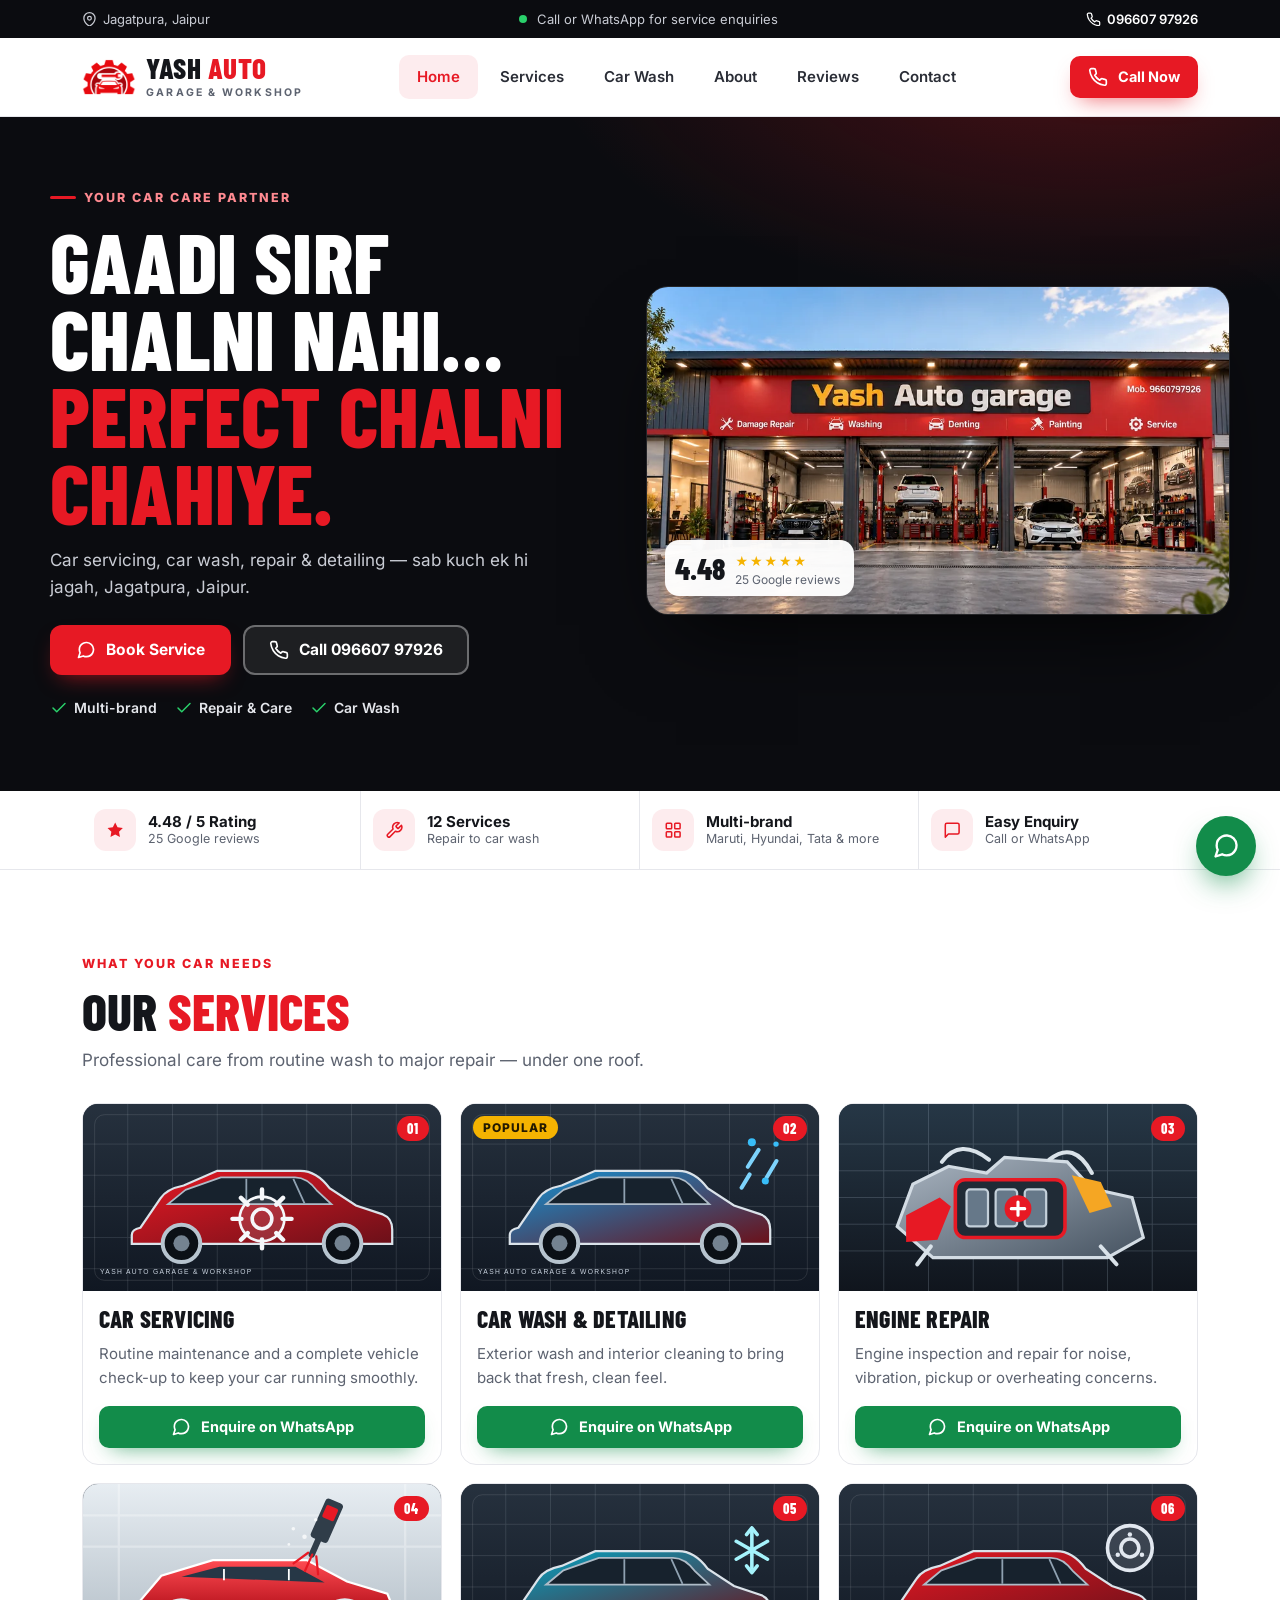
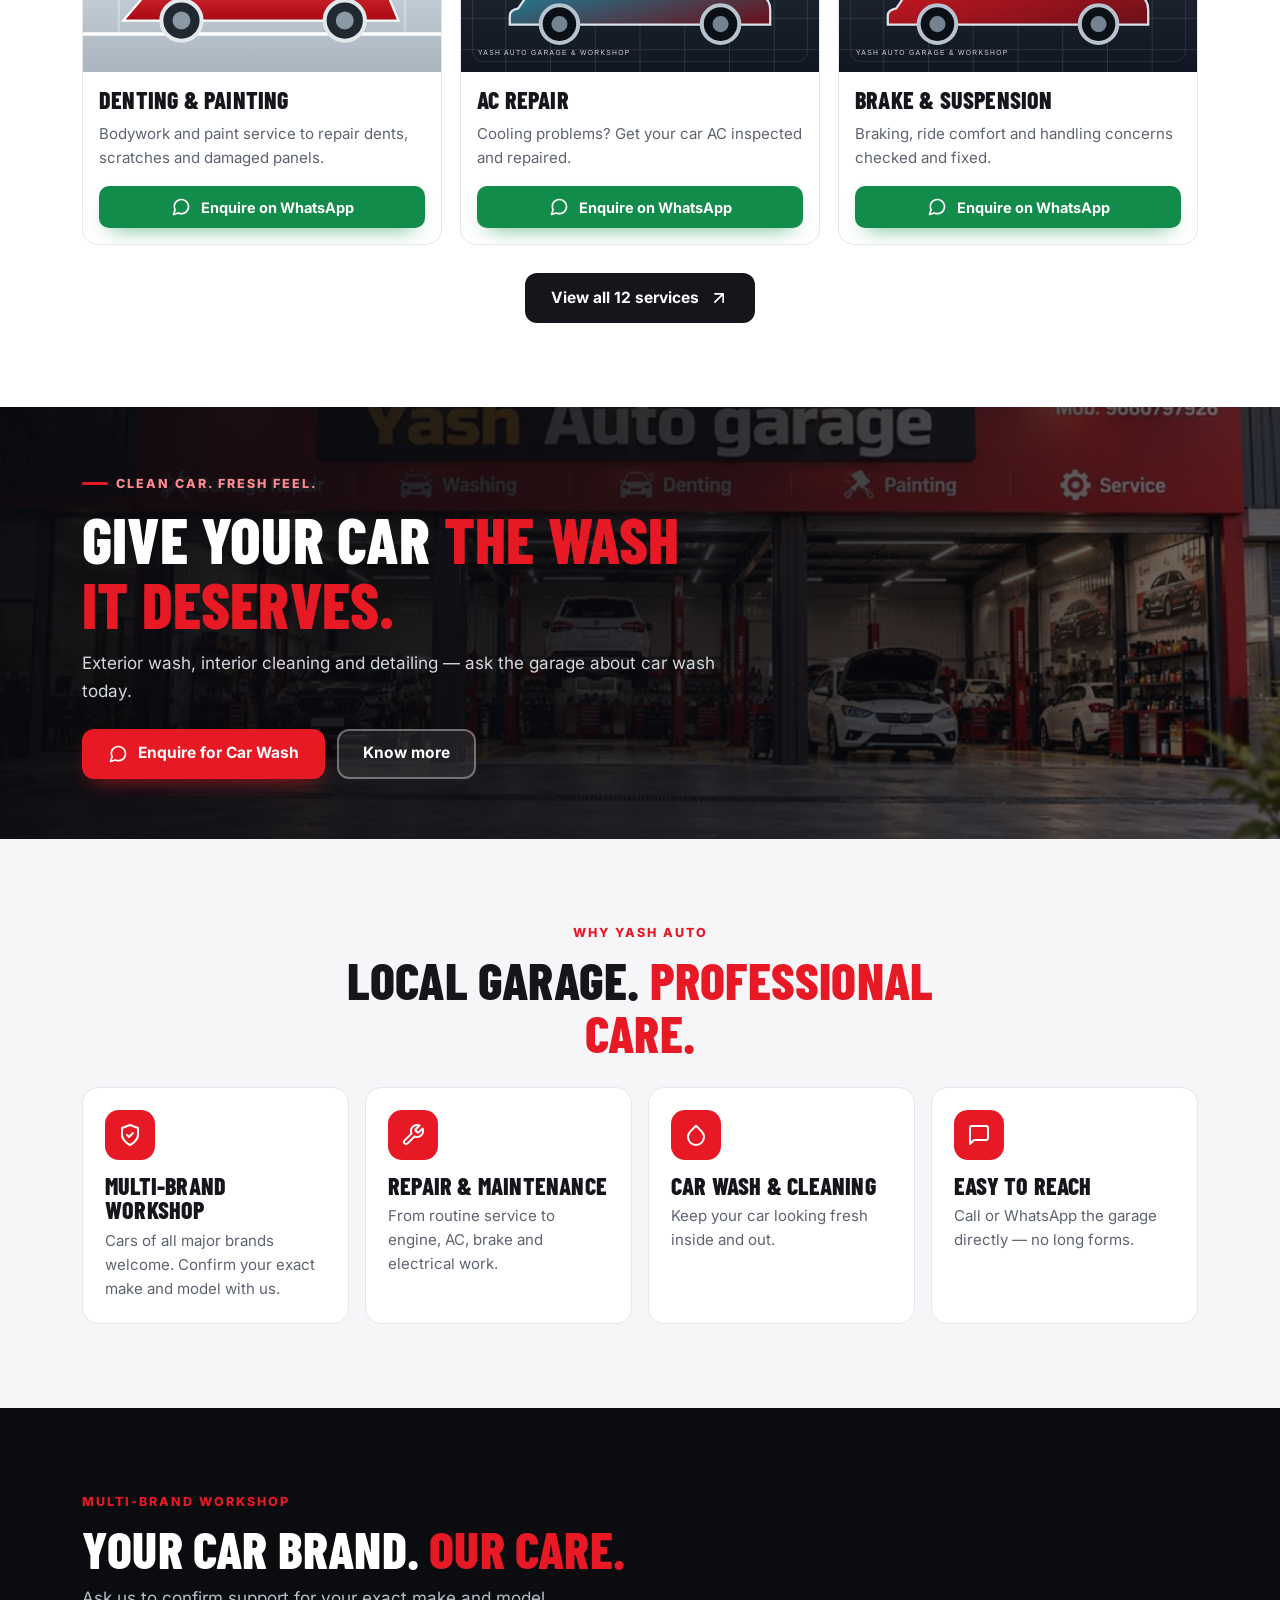
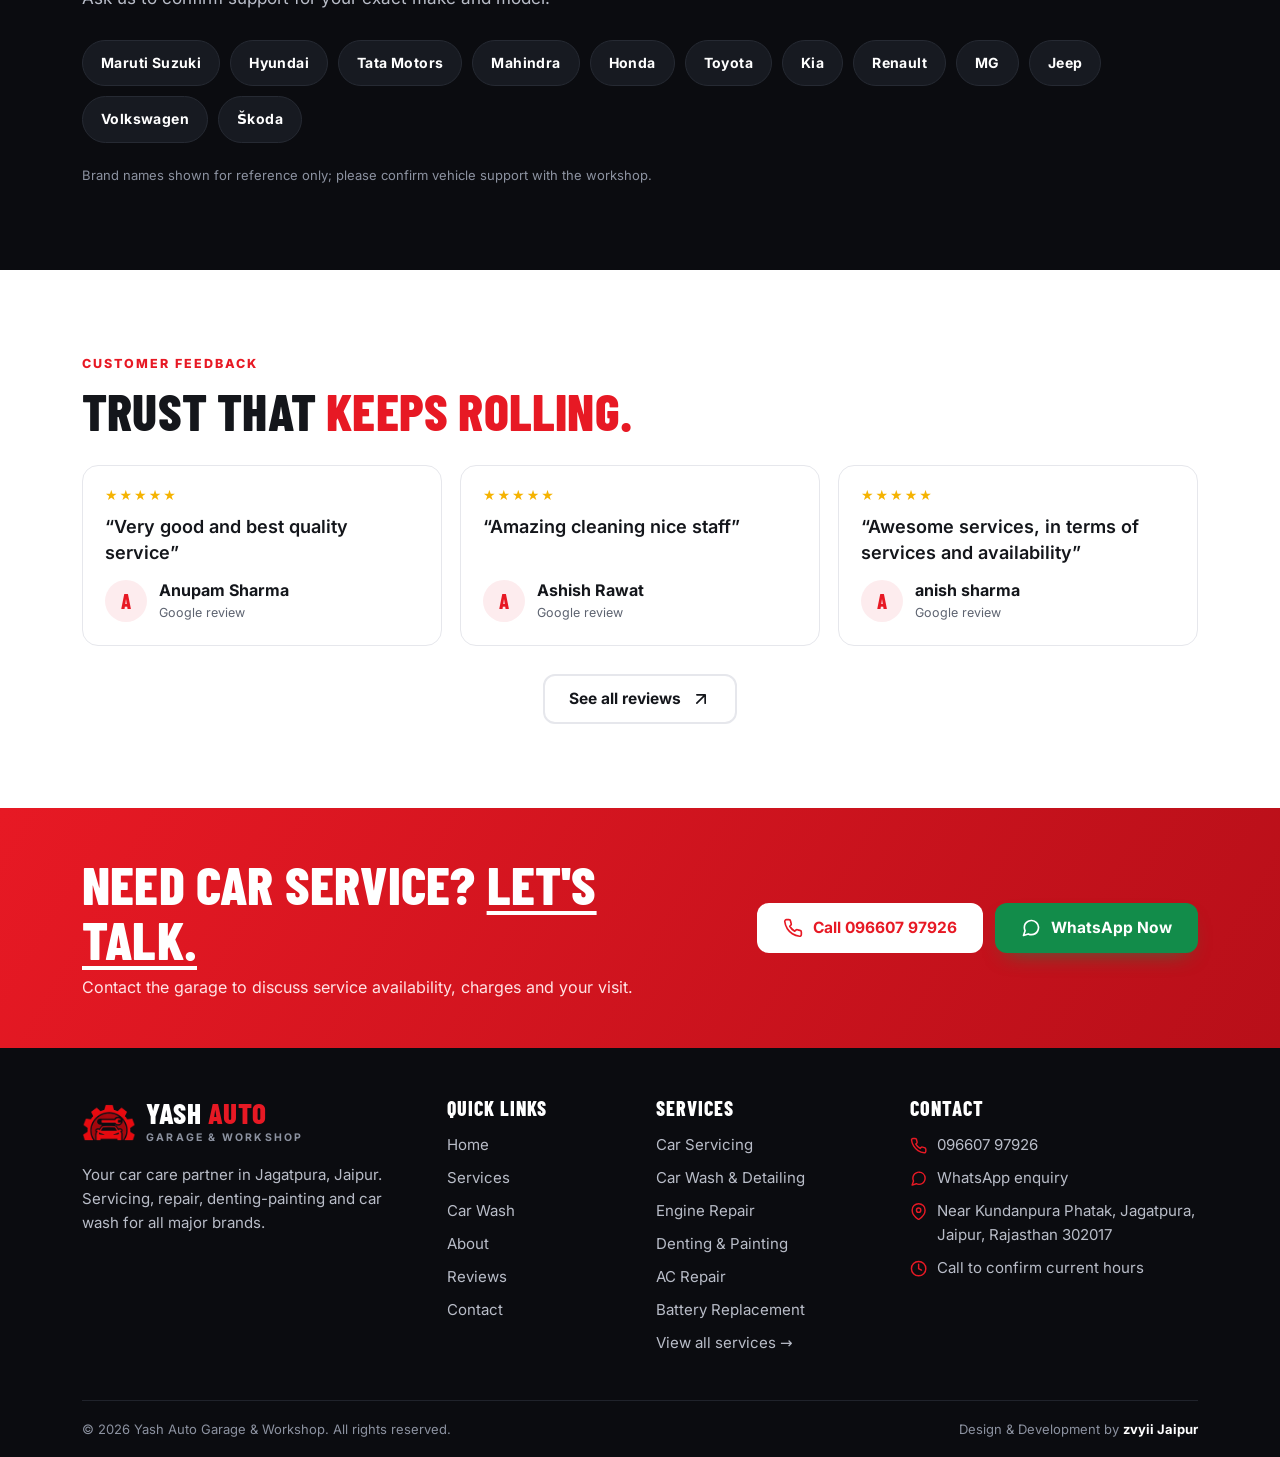
<file: index.html>
<!doctype html>
<html lang="en">
<head>
<meta charset="utf-8">
<meta name="viewport" content="width=device-width,initial-scale=1,viewport-fit=cover">
<title>Yash Auto Garage & Workshop | Car Service & Repair in Jagatpura, Jaipur</title>
<meta name="description" content="Yash Auto Garage & Workshop, Jagatpura Jaipur. Car servicing, car wash, engine repair, denting & painting and more for all major brands. Call or WhatsApp today.">
<meta name="theme-color" content="#e71924">
<meta property="og:type" content="website">
<meta property="og:site_name" content="Yash Auto Garage &amp; Workshop">
<meta property="og:title" content="Yash Auto Garage & Workshop | Car Service & Repair in Jagatpura, Jaipur">
<meta property="og:description" content="Yash Auto Garage & Workshop, Jagatpura Jaipur. Car servicing, car wash, engine repair, denting & painting and more for all major brands. Call or WhatsApp today.">
<meta property="og:image" content="assets/img/og-image.jpg">
<meta name="twitter:card" content="summary_large_image">
<link rel="icon" href="favicon.ico" sizes="any">
<link rel="icon" type="image/png" href="assets/img/favicon.png">
<link rel="apple-touch-icon" href="assets/img/apple-touch-icon.png">
<link rel="manifest" href="manifest.webmanifest">
<link rel="preload" href="assets/fonts/inter-latin-wght-normal.woff2" as="font" type="font/woff2" crossorigin>
<link rel="preload" href="assets/fonts/barlow-condensed-latin-800-normal.woff2" as="font" type="font/woff2" crossorigin>
<link rel="stylesheet" href="css/style.css">
<script type="application/ld+json">
{
 "@context": "https://schema.org",
 "@type": "AutoRepair",
 "name": "Yash Auto Garage & Workshop",
 "image": "assets/img/og-image.jpg",
 "telephone": "+919660797926",
 "address": {
  "@type": "PostalAddress",
  "streetAddress": "Near Kundanpura Phatak, Jagatpura",
  "addressLocality": "Jaipur",
  "addressRegion": "Rajasthan",
  "postalCode": "302017",
  "addressCountry": "IN"
 },
 "aggregateRating": {
  "@type": "AggregateRating",
  "ratingValue": "4.48",
  "reviewCount": "25",
  "bestRating": "5"
 },
 "areaServed": "Jaipur",
 "priceRange": "$$"
}
</script>
<script defer src="js/main.js"></script>
</head>
<body>
<svg width="0" height="0" style="position:absolute" aria-hidden="true" focusable="false"><defs>
<symbol id="i-phone" viewBox="0 0 24 24"><path d="M22 16.92v3a2 2 0 0 1-2.18 2 19.79 19.79 0 0 1-8.63-3.07 19.5 19.5 0 0 1-6-6 19.79 19.79 0 0 1-3.07-8.67A2 2 0 0 1 4.11 2h3a2 2 0 0 1 2 1.72c.13.96.36 1.9.7 2.81a2 2 0 0 1-.45 2.11L8.09 9.91a16 16 0 0 0 6 6l1.27-1.27a2 2 0 0 1 2.11-.45c.91.34 1.85.57 2.81.7A2 2 0 0 1 22 16.92z"/></symbol>
<symbol id="i-wa" viewBox="0 0 24 24"><path d="M21 11.5a8.38 8.38 0 0 1-.9 3.8 8.5 8.5 0 0 1-7.6 4.7 8.38 8.38 0 0 1-3.8-.9L3 21l1.9-5.7a8.38 8.38 0 0 1-.9-3.8 8.5 8.5 0 0 1 4.7-7.6 8.38 8.38 0 0 1 3.8-.9h.5a8.48 8.48 0 0 1 8 8v.5z"/></symbol>
<symbol id="i-pin" viewBox="0 0 24 24"><path d="M21 10c0 7-9 13-9 13s-9-6-9-13a9 9 0 0 1 18 0z"/><circle cx="12" cy="10" r="3"/></symbol>
<symbol id="i-clock" viewBox="0 0 24 24"><circle cx="12" cy="12" r="10"/><path d="M12 6v6l4 2"/></symbol>
<symbol id="i-star" viewBox="0 0 24 24"><path d="M12 2l3.09 6.26L22 9.27l-5 4.87 1.18 6.88L12 17.77l-6.18 3.25L7 14.14 2 9.27l6.91-1.01z"/></symbol>
<symbol id="i-check" viewBox="0 0 24 24"><path d="M20 6L9 17l-5-5"/></symbol>
<symbol id="i-arrow" viewBox="0 0 24 24"><path d="M7 17L17 7M7 7h10v10"/></symbol>
<symbol id="i-menu" viewBox="0 0 24 24"><path d="M3 6h18M3 12h18M3 18h18"/></symbol>
<symbol id="i-close" viewBox="0 0 24 24"><path d="M18 6L6 18M6 6l12 12"/></symbol>
<symbol id="i-wrench" viewBox="0 0 24 24"><path d="M14.7 6.3a1 1 0 0 0 0 1.4l1.6 1.6a1 1 0 0 0 1.4 0l3.77-3.77a6 6 0 0 1-7.94 7.94l-6.91 6.91a2.12 2.12 0 0 1-3-3l6.91-6.91a6 6 0 0 1 7.94-7.94l-3.76 3.76z"/></symbol>
<symbol id="i-drop" viewBox="0 0 24 24"><path d="M12 2.69l5.66 5.66a8 8 0 1 1-11.31 0z"/></symbol>
<symbol id="i-shield" viewBox="0 0 24 24"><path d="M12 22s8-4 8-10V5l-8-3-8 3v7c0 6 8 10 8 10z"/><path d="M9 12l2 2 4-4"/></symbol>
<symbol id="i-grid" viewBox="0 0 24 24"><rect x="3" y="3" width="7" height="7" rx="1"/><rect x="14" y="3" width="7" height="7" rx="1"/><rect x="3" y="14" width="7" height="7" rx="1"/><rect x="14" y="14" width="7" height="7" rx="1"/></symbol>
<symbol id="i-chat" viewBox="0 0 24 24"><path d="M21 15a2 2 0 0 1-2 2H7l-4 4V5a2 2 0 0 1 2-2h14a2 2 0 0 1 2 2z"/></symbol>
</defs></svg>
<a class="skip" href="#main">Skip to content</a>
<div class="topstrip"><div class="container">
<span class="ts-loc"><svg class="ico " aria-hidden="true"><use href="#i-pin"/></svg> Jagatpura, Jaipur</span>
<span class="ts-r"><i class="dot"></i>&nbsp;Call or WhatsApp for service enquiries</span>
<a href="tel:+919660797926"><svg class="ico " aria-hidden="true"><use href="#i-phone"/></svg> 096607 97926</a>
</div></div>
<header class="site-header"><div class="container head-in">
<a class="brand" href="index.html" aria-label="Yash Auto Garage &amp; Workshop – Home"><img src="assets/img/logo-mark.png" width="54" height="36" alt=""><span><b>YASH <i>AUTO</i></b><small>GARAGE &amp; WORKSHOP</small></span></a>
<nav class="nav" aria-label="Main"><a href="index.html" aria-current="page">Home</a><a href="services.html">Services</a><a href="car-wash.html">Car Wash</a><a href="about.html">About</a><a href="reviews.html">Reviews</a><a href="contact.html">Contact</a></nav>
<div class="head-cta"><a class="btn btn-red btn-sm" href="tel:+919660797926"><svg class="ico " aria-hidden="true"><use href="#i-phone"/></svg> Call Now</a></div>
<button class="menu-btn" type="button" aria-label="Open menu" aria-expanded="false" aria-controls="mobile-nav"><svg class="ico i-menu" aria-hidden="true"><use href="#i-menu"/></svg><svg class="ico i-close" aria-hidden="true"><use href="#i-close"/></svg></button>
</div></header>
<nav class="mobile-nav" id="mobile-nav" aria-label="Mobile"><a class="nl" href="index.html" aria-current="page">Home<svg class="ico " aria-hidden="true"><use href="#i-arrow"/></svg></a><a class="nl" href="services.html">Services<svg class="ico " aria-hidden="true"><use href="#i-arrow"/></svg></a><a class="nl" href="car-wash.html">Car Wash<svg class="ico " aria-hidden="true"><use href="#i-arrow"/></svg></a><a class="nl" href="about.html">About<svg class="ico " aria-hidden="true"><use href="#i-arrow"/></svg></a><a class="nl" href="reviews.html">Reviews<svg class="ico " aria-hidden="true"><use href="#i-arrow"/></svg></a><a class="nl" href="contact.html">Contact<svg class="ico " aria-hidden="true"><use href="#i-arrow"/></svg></a>
<div class="mn-cta"><a class="btn btn-red" href="tel:+919660797926"><svg class="ico " aria-hidden="true"><use href="#i-phone"/></svg> Call 096607 97926</a><a class="btn btn-green" href="https://wa.me/919660797926?text=Hello%20Yash%20Auto%20Garage%2C%20I%20want%20to%20book%20a%20service."><svg class="ico " aria-hidden="true"><use href="#i-wa"/></svg> WhatsApp Us</a></div></nav>
<main id="main">
<section class="hero"><div class="container hero-in">
<div class="hero-copy">
<span class="eyebrow">Your car care partner</span>
<h1>Gaadi sirf chalni nahi… <em>perfect chalni chahiye.</em></h1>
<p class="lead">Car servicing, car wash, repair &amp; detailing — sab kuch ek hi jagah, Jagatpura, Jaipur.</p>
<div class="hero-cta"><a class="btn btn-red" href="https://wa.me/919660797926?text=Hello%20Yash%20Auto%20Garage%2C%20I%20want%20to%20book%20a%20service."><svg class="ico " aria-hidden="true"><use href="#i-wa"/></svg> Book Service</a><a class="btn btn-ghost" href="tel:+919660797926"><svg class="ico " aria-hidden="true"><use href="#i-phone"/></svg> Call 096607 97926</a></div>
<div class="hero-tags"><span><svg class="ico " aria-hidden="true"><use href="#i-check"/></svg> Multi-brand</span><span><svg class="ico " aria-hidden="true"><use href="#i-check"/></svg> Repair &amp; Care</span><span><svg class="ico " aria-hidden="true"><use href="#i-check"/></svg> Car Wash</span></div>
</div>
<div class="hero-media"><img src="assets/img/garage-front.webp" srcset="assets/img/garage-front-900.webp 900w, assets/img/garage-front.webp 1672w" sizes="(min-width:900px) 52vw, 100vw" width="1672" height="941" alt="Yash Auto Garage &amp; Workshop front view in Jagatpura, Jaipur" fetchpriority="high">
<div class="rating-chip"><span class="big">4.48</span><span><span class="stars">★★★★★</span><small>25 Google reviews</small></span></div></div>
</div></section>
<section class="trust"><div class="container trust-grid">
<div class="trust-item"><span class="ti"><svg class="ico fill" aria-hidden="true"><use href="#i-star"/></svg></span><span><b>4.48 / 5 Rating</b><small>25 Google reviews</small></span></div>
<div class="trust-item"><span class="ti"><svg class="ico " aria-hidden="true"><use href="#i-wrench"/></svg></span><span><b>12 Services</b><small>Repair to car wash</small></span></div>
<div class="trust-item"><span class="ti"><svg class="ico " aria-hidden="true"><use href="#i-grid"/></svg></span><span><b>Multi-brand</b><small>Maruti, Hyundai, Tata &amp; more</small></span></div>
<div class="trust-item"><span class="ti"><svg class="ico " aria-hidden="true"><use href="#i-chat"/></svg></span><span><b>Easy Enquiry</b><small>Call or WhatsApp</small></span></div>
</div></section>
<section class="section"><div class="container">
<div class="sec-head rv"><span class="kicker">What your car needs</span><h2>Our <em>Services</em></h2><p>Professional care from routine wash to major repair — under one roof.</p></div>
<div class="grid c3"><article class="s-card rv mini" id="car-servicing">
<div class="ph"><img src="assets/services/car-service.svg" alt="Car Servicing" width="800" height="420" loading="lazy"><span class="num">01</span></div>
<div class="bd"><h3>Car Servicing</h3><p>Routine maintenance and a complete vehicle check-up to keep your car running smoothly.</p>
<div class="go"><a class="btn btn-green btn-sm btn-block" href="https://wa.me/919660797926?text=Hello%20Yash%20Auto%20Garage%2C%20I%20want%20to%20book%20car%20servicing."><svg class="ico " aria-hidden="true"><use href="#i-wa"/></svg> Enquire on WhatsApp</a></div></div></article>
<article class="s-card rv mini" id="car-wash">
<div class="ph"><img src="assets/services/car-wash.svg" alt="Car Wash & Detailing" width="800" height="420" loading="lazy"><span class="tag">POPULAR</span><span class="num">02</span></div>
<div class="bd"><h3>Car Wash & Detailing</h3><p>Exterior wash and interior cleaning to bring back that fresh, clean feel.</p>
<div class="go"><a class="btn btn-green btn-sm btn-block" href="https://wa.me/919660797926?text=Hello%20Yash%20Auto%20Garage%2C%20I%20want%20to%20enquire%20about%20car%20wash."><svg class="ico " aria-hidden="true"><use href="#i-wa"/></svg> Enquire on WhatsApp</a></div></div></article>
<article class="s-card rv mini" id="engine-repair">
<div class="ph"><img src="assets/services/engine-repair.svg" alt="Engine Repair" width="800" height="420" loading="lazy"><span class="num">03</span></div>
<div class="bd"><h3>Engine Repair</h3><p>Engine inspection and repair for noise, vibration, pickup or overheating concerns.</p>
<div class="go"><a class="btn btn-green btn-sm btn-block" href="https://wa.me/919660797926?text=Hello%20Yash%20Auto%20Garage%2C%20I%20want%20to%20enquire%20about%20engine%20repair."><svg class="ico " aria-hidden="true"><use href="#i-wa"/></svg> Enquire on WhatsApp</a></div></div></article>
<article class="s-card rv mini" id="denting-painting">
<div class="ph"><img src="assets/services/denting-painting.svg" alt="Denting & Painting" width="800" height="420" loading="lazy"><span class="num">04</span></div>
<div class="bd"><h3>Denting & Painting</h3><p>Bodywork and paint service to repair dents, scratches and damaged panels.</p>
<div class="go"><a class="btn btn-green btn-sm btn-block" href="https://wa.me/919660797926?text=Hello%20Yash%20Auto%20Garage%2C%20I%20want%20to%20enquire%20about%20denting%20and%20painting."><svg class="ico " aria-hidden="true"><use href="#i-wa"/></svg> Enquire on WhatsApp</a></div></div></article>
<article class="s-card rv mini" id="ac-repair">
<div class="ph"><img src="assets/services/ac-repair.svg" alt="AC Repair" width="800" height="420" loading="lazy"><span class="num">05</span></div>
<div class="bd"><h3>AC Repair</h3><p>Cooling problems? Get your car AC inspected and repaired.</p>
<div class="go"><a class="btn btn-green btn-sm btn-block" href="https://wa.me/919660797926?text=Hello%20Yash%20Auto%20Garage%2C%20I%20want%20to%20enquire%20about%20AC%20repair."><svg class="ico " aria-hidden="true"><use href="#i-wa"/></svg> Enquire on WhatsApp</a></div></div></article>
<article class="s-card rv mini" id="brake-suspension">
<div class="ph"><img src="assets/services/brakes.svg" alt="Brake & Suspension" width="800" height="420" loading="lazy"><span class="num">06</span></div>
<div class="bd"><h3>Brake & Suspension</h3><p>Braking, ride comfort and handling concerns checked and fixed.</p>
<div class="go"><a class="btn btn-green btn-sm btn-block" href="https://wa.me/919660797926?text=Hello%20Yash%20Auto%20Garage%2C%20I%20want%20to%20enquire%20about%20brake%20and%20suspension."><svg class="ico " aria-hidden="true"><use href="#i-wa"/></svg> Enquire on WhatsApp</a></div></div></article>
</div>
<div class="sec-foot"><a class="btn btn-dark" href="services.html">View all 12 services <svg class="ico " aria-hidden="true"><use href="#i-arrow"/></svg></a></div>
</div></section>
<section class="wash"><div class="container"><div class="in rv">
<span class="eyebrow">Clean car. Fresh feel.</span>
<h2>Give your car <em>the wash it deserves.</em></h2>
<p>Exterior wash, interior cleaning and detailing — ask the garage about car wash today.</p>
<div style="display:flex;flex-wrap:wrap;gap:12px"><a class="btn btn-red" href="https://wa.me/919660797926?text=Hello%20Yash%20Auto%20Garage%2C%20I%20want%20to%20ask%20about%20car%20wash."><svg class="ico " aria-hidden="true"><use href="#i-wa"/></svg> Enquire for Car Wash</a><a class="btn btn-ghost" href="car-wash.html">Know more</a></div>
</div></div></section>
<section class="section alt"><div class="container">
<div class="sec-head center rv"><span class="kicker">Why Yash Auto</span><h2>Local garage. <em>Professional care.</em></h2></div>
<div class="feat-grid"><div class="feat rv"><div class="fi"><svg class="ico " aria-hidden="true"><use href="#i-shield"/></svg></div><h3>Multi-brand Workshop</h3><p>Cars of all major brands welcome. Confirm your exact make and model with us.</p></div><div class="feat rv"><div class="fi"><svg class="ico " aria-hidden="true"><use href="#i-wrench"/></svg></div><h3>Repair & Maintenance</h3><p>From routine service to engine, AC, brake and electrical work.</p></div><div class="feat rv"><div class="fi"><svg class="ico " aria-hidden="true"><use href="#i-drop"/></svg></div><h3>Car Wash & Cleaning</h3><p>Keep your car looking fresh inside and out.</p></div><div class="feat rv"><div class="fi"><svg class="ico " aria-hidden="true"><use href="#i-chat"/></svg></div><h3>Easy to Reach</h3><p>Call or WhatsApp the garage directly — no long forms.</p></div></div></div></section>
<section class="section dark"><div class="container">
<div class="sec-head rv"><span class="kicker">Multi-brand workshop</span><h2>Your car brand. <em style="color:var(--red);font-style:normal">Our care.</em></h2><p>Ask us to confirm support for your exact make and model.</p></div>
<div class="brand-pills rv"><span>Maruti Suzuki</span><span>Hyundai</span><span>Tata Motors</span><span>Mahindra</span><span>Honda</span><span>Toyota</span><span>Kia</span><span>Renault</span><span>MG</span><span>Jeep</span><span>Volkswagen</span><span>Škoda</span></div>
<p class="note" style="color:#8c92a0">Brand names shown for reference only; please confirm vehicle support with the workshop.</p>
</div></section>
<section class="section"><div class="container">
<div class="sec-head rv"><span class="kicker">Customer feedback</span><h2>Trust that <em>keeps rolling.</em></h2></div>
<div class="grid c3"><article class="review rv"><span class="stars">★★★★★</span><p class="q">“Very good and best quality service”</p><div class="who"><span class="avatar">A</span><span><b>Anupam Sharma</b><small>Google review</small></span></div></article><article class="review rv"><span class="stars">★★★★★</span><p class="q">“Amazing cleaning nice staff”</p><div class="who"><span class="avatar">A</span><span><b>Ashish Rawat</b><small>Google review</small></span></div></article><article class="review rv"><span class="stars">★★★★★</span><p class="q">“Awesome services, in terms of services and availability”</p><div class="who"><span class="avatar">A</span><span><b>anish sharma</b><small>Google review</small></span></div></article></div>
<div class="sec-foot"><a class="btn btn-line" href="reviews.html">See all reviews <svg class="ico " aria-hidden="true"><use href="#i-arrow"/></svg></a></div>
</div></section>
<section class="cta-band"><div class="container cta-in">
<div><h2>Need car service? <em>Let's talk.</em></h2><p>Contact the garage to discuss service availability, charges and your visit.</p></div>
<div class="cta-btns"><a class="btn btn-red" href="tel:+919660797926"><svg class="ico " aria-hidden="true"><use href="#i-phone"/></svg> Call 096607 97926</a><a class="btn btn-green" href="https://wa.me/919660797926?text=Hello%20Yash%20Auto%20Garage%2C%20I%20want%20to%20book%20a%20service."><svg class="ico " aria-hidden="true"><use href="#i-wa"/></svg> WhatsApp Now</a></div>
</div></section>
</main>
<footer class="site-footer"><div class="container">
<div class="f-grid">
<div class="f-brand"><a class="brand" href="index.html"><img src="assets/img/logo-mark.png" width="54" height="36" alt=""><span><b>YASH <i>AUTO</i></b><small>GARAGE &amp; WORKSHOP</small></span></a>
<p>Your car care partner in Jagatpura, Jaipur. Servicing, repair, denting-painting and car wash for all major brands.</p></div>
<div><h4>Quick Links</h4><ul><li><a href="index.html">Home</a></li><li><a href="services.html">Services</a></li><li><a href="car-wash.html">Car Wash</a></li><li><a href="about.html">About</a></li><li><a href="reviews.html">Reviews</a></li><li><a href="contact.html">Contact</a></li></ul></div>
<div><h4>Services</h4><ul><li><a href="services.html#car-servicing">Car Servicing</a></li><li><a href="services.html#car-wash">Car Wash & Detailing</a></li><li><a href="services.html#engine-repair">Engine Repair</a></li><li><a href="services.html#denting-painting">Denting & Painting</a></li><li><a href="services.html#ac-repair">AC Repair</a></li><li><a href="services.html#battery">Battery Replacement</a></li><li><a href="services.html">View all services →</a></li></ul></div>
<div><h4>Contact</h4><ul class="f-contact">
<li><svg class="ico " aria-hidden="true"><use href="#i-phone"/></svg><a href="tel:+919660797926">096607 97926</a></li>
<li><svg class="ico " aria-hidden="true"><use href="#i-wa"/></svg><a href="https://wa.me/919660797926?text=Hello%20Yash%20Auto%20Garage%2C%20I%20want%20to%20book%20a%20service.">WhatsApp enquiry</a></li>
<li><svg class="ico " aria-hidden="true"><use href="#i-pin"/></svg><a href="https://www.google.com/maps/search/?api=1&query=Yash%20Auto%20Garage%20near%20Kundanpura%20Phatak%20Jaipur%20Rajasthan%20302017" target="_blank" rel="noopener">Near Kundanpura Phatak, Jagatpura, Jaipur, Rajasthan 302017</a></li>
<li><svg class="ico " aria-hidden="true"><use href="#i-clock"/></svg><span>Call to confirm current hours</span></li></ul></div>
</div>
<div class="f-bottom"><span>© <span id="year">2026</span> Yash Auto Garage &amp; Workshop. All rights reserved.</span><span>Design &amp; Development by <strong>zvyii Jaipur</strong></span></div>
</div></footer>
<nav class="bar" aria-label="Quick actions">
<a class="b-call" href="tel:+919660797926"><svg class="ico " aria-hidden="true"><use href="#i-phone"/></svg><span>Call</span></a>
<a class="b-wa" href="https://wa.me/919660797926?text=Hello%20Yash%20Auto%20Garage%2C%20I%20want%20to%20book%20a%20service."><svg class="ico " aria-hidden="true"><use href="#i-wa"/></svg><span>WhatsApp</span></a>
<a class="b-map" href="https://www.google.com/maps/search/?api=1&query=Yash%20Auto%20Garage%20near%20Kundanpura%20Phatak%20Jaipur%20Rajasthan%20302017" target="_blank" rel="noopener"><svg class="ico " aria-hidden="true"><use href="#i-pin"/></svg><span>Directions</span></a>
</nav>
<a class="fab" href="https://wa.me/919660797926?text=Hello%20Yash%20Auto%20Garage%2C%20I%20want%20to%20book%20a%20service." aria-label="Chat on WhatsApp"><svg class="ico " aria-hidden="true"><use href="#i-wa"/></svg></a>
</body>
</html>
</file>
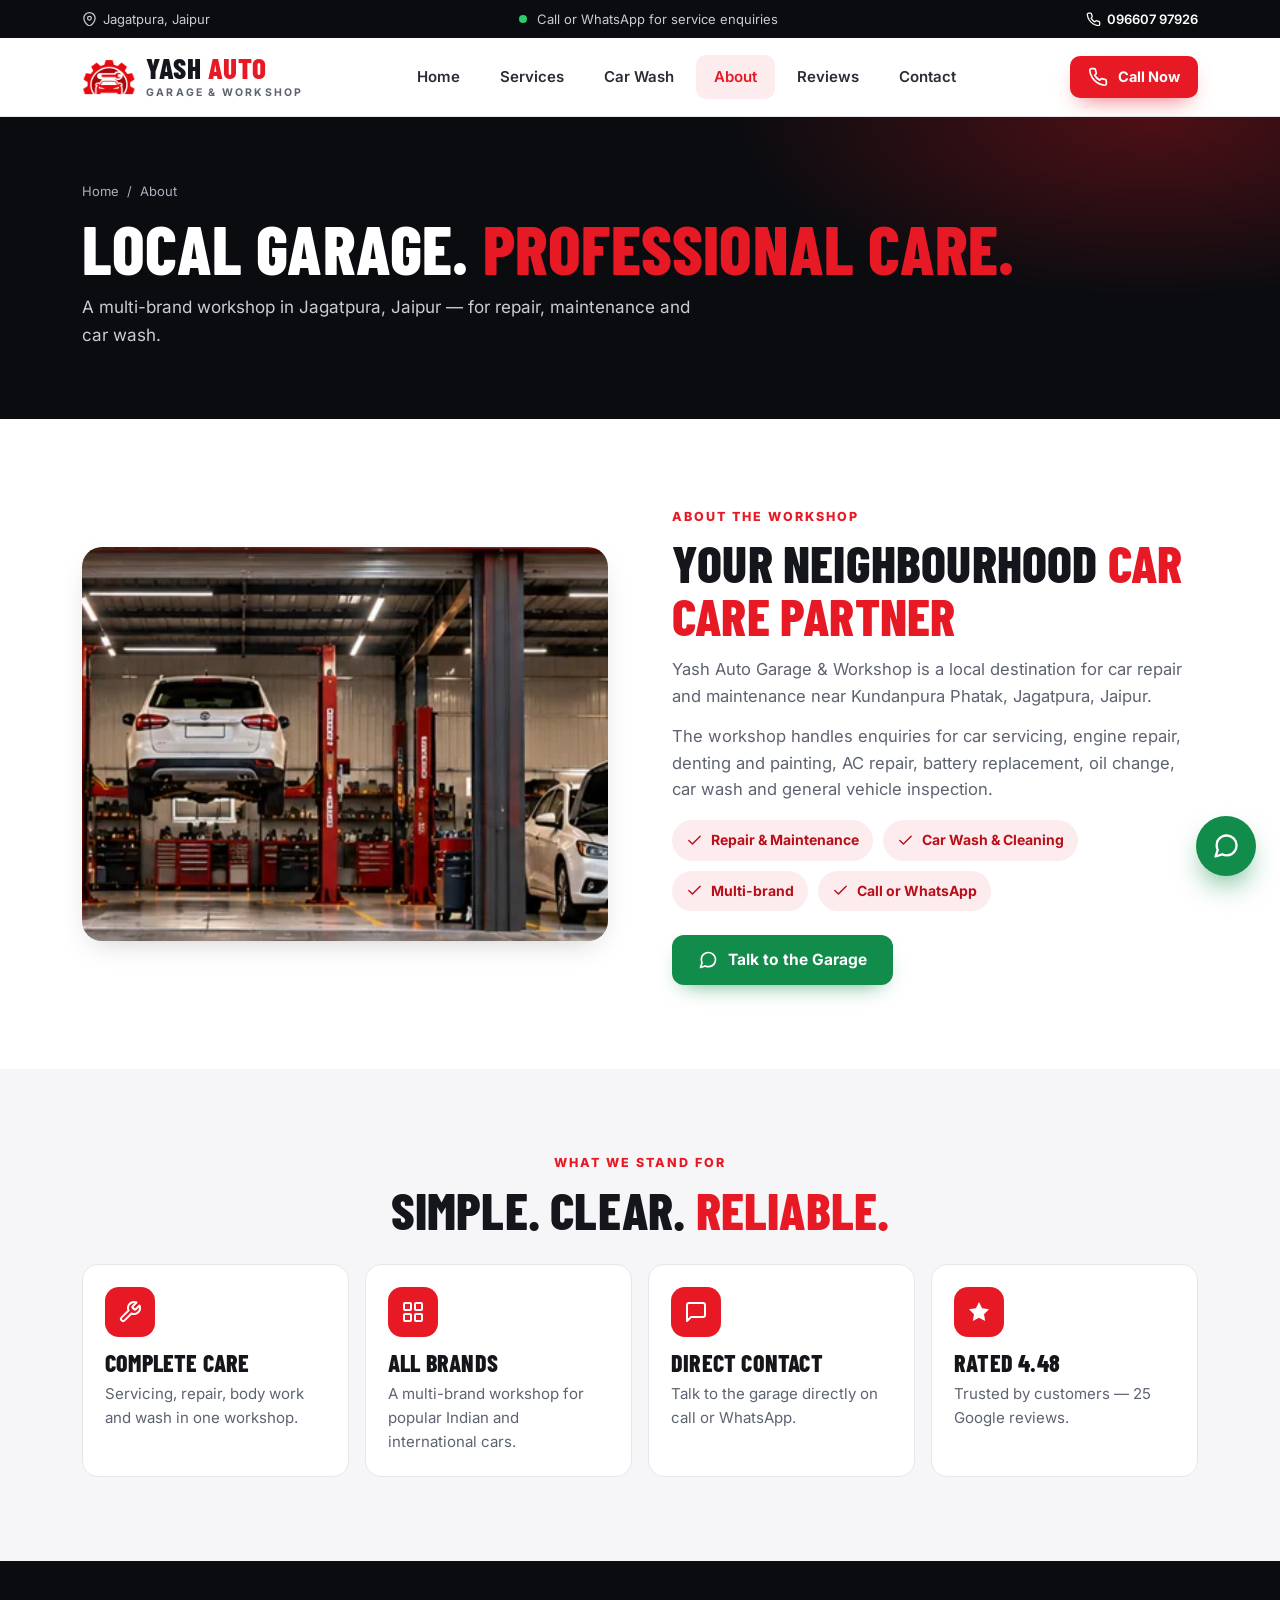
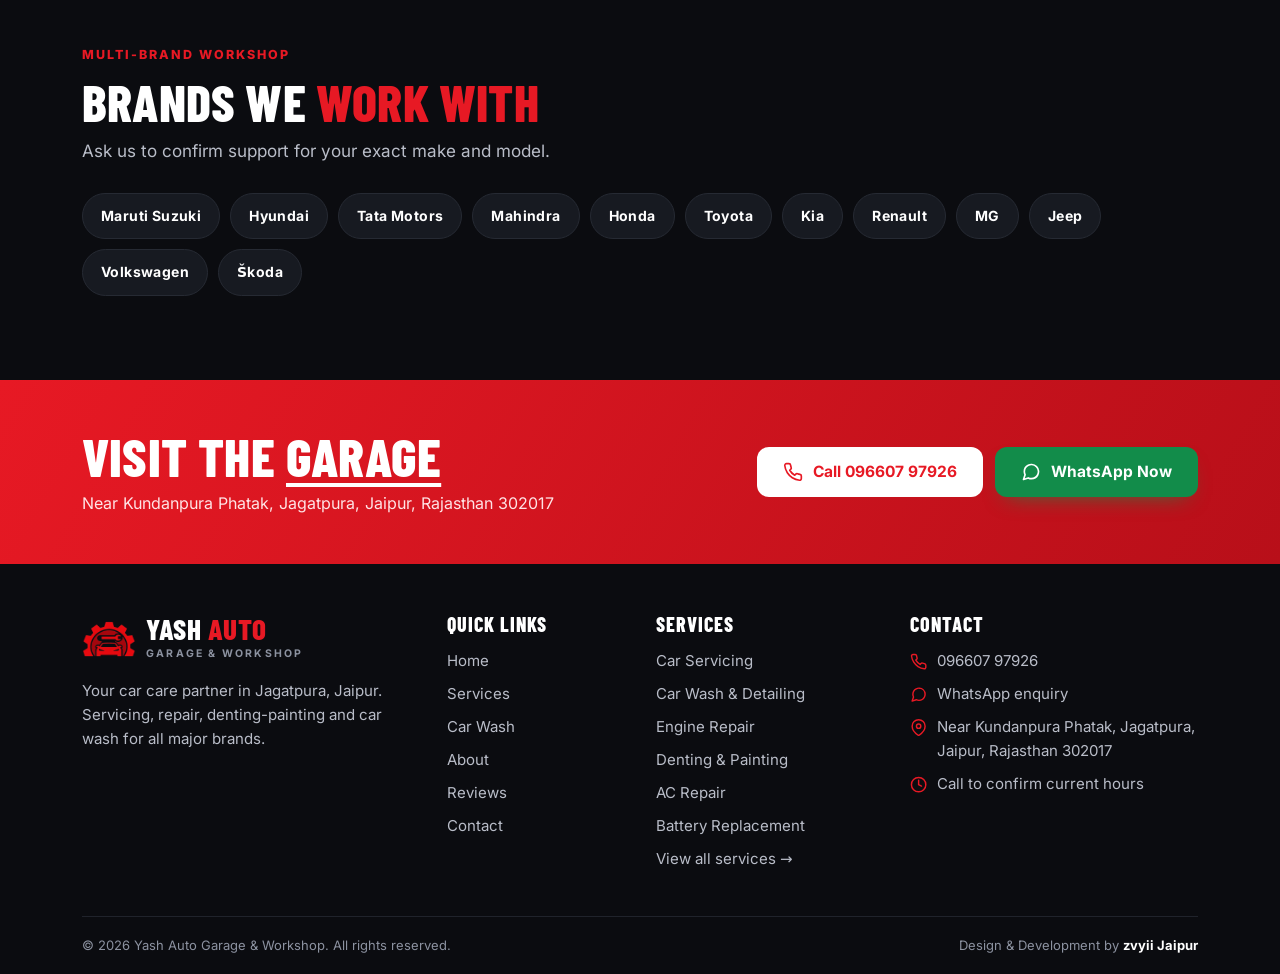
<file: about.html>
<!doctype html>
<html lang="en">
<head>
<meta charset="utf-8">
<meta name="viewport" content="width=device-width,initial-scale=1,viewport-fit=cover">
<title>About Yash Auto Garage & Workshop | Jagatpura, Jaipur</title>
<meta name="description" content="Yash Auto Garage & Workshop is a local multi-brand garage near Kundanpura Phatak, Jagatpura, Jaipur for car repair, maintenance and car wash.">
<meta name="theme-color" content="#e71924">
<meta property="og:type" content="website">
<meta property="og:site_name" content="Yash Auto Garage &amp; Workshop">
<meta property="og:title" content="About Yash Auto Garage & Workshop | Jagatpura, Jaipur">
<meta property="og:description" content="Yash Auto Garage & Workshop is a local multi-brand garage near Kundanpura Phatak, Jagatpura, Jaipur for car repair, maintenance and car wash.">
<meta property="og:image" content="assets/img/og-image.jpg">
<meta name="twitter:card" content="summary_large_image">
<link rel="icon" href="favicon.ico" sizes="any">
<link rel="icon" type="image/png" href="assets/img/favicon.png">
<link rel="apple-touch-icon" href="assets/img/apple-touch-icon.png">
<link rel="manifest" href="manifest.webmanifest">
<link rel="preload" href="assets/fonts/inter-latin-wght-normal.woff2" as="font" type="font/woff2" crossorigin>
<link rel="preload" href="assets/fonts/barlow-condensed-latin-800-normal.woff2" as="font" type="font/woff2" crossorigin>
<link rel="stylesheet" href="css/style.css">
<script defer src="js/main.js"></script>
</head>
<body>
<svg width="0" height="0" style="position:absolute" aria-hidden="true" focusable="false"><defs>
<symbol id="i-phone" viewBox="0 0 24 24"><path d="M22 16.92v3a2 2 0 0 1-2.18 2 19.79 19.79 0 0 1-8.63-3.07 19.5 19.5 0 0 1-6-6 19.79 19.79 0 0 1-3.07-8.67A2 2 0 0 1 4.11 2h3a2 2 0 0 1 2 1.72c.13.96.36 1.9.7 2.81a2 2 0 0 1-.45 2.11L8.09 9.91a16 16 0 0 0 6 6l1.27-1.27a2 2 0 0 1 2.11-.45c.91.34 1.85.57 2.81.7A2 2 0 0 1 22 16.92z"/></symbol>
<symbol id="i-wa" viewBox="0 0 24 24"><path d="M21 11.5a8.38 8.38 0 0 1-.9 3.8 8.5 8.5 0 0 1-7.6 4.7 8.38 8.38 0 0 1-3.8-.9L3 21l1.9-5.7a8.38 8.38 0 0 1-.9-3.8 8.5 8.5 0 0 1 4.7-7.6 8.38 8.38 0 0 1 3.8-.9h.5a8.48 8.48 0 0 1 8 8v.5z"/></symbol>
<symbol id="i-pin" viewBox="0 0 24 24"><path d="M21 10c0 7-9 13-9 13s-9-6-9-13a9 9 0 0 1 18 0z"/><circle cx="12" cy="10" r="3"/></symbol>
<symbol id="i-clock" viewBox="0 0 24 24"><circle cx="12" cy="12" r="10"/><path d="M12 6v6l4 2"/></symbol>
<symbol id="i-star" viewBox="0 0 24 24"><path d="M12 2l3.09 6.26L22 9.27l-5 4.87 1.18 6.88L12 17.77l-6.18 3.25L7 14.14 2 9.27l6.91-1.01z"/></symbol>
<symbol id="i-check" viewBox="0 0 24 24"><path d="M20 6L9 17l-5-5"/></symbol>
<symbol id="i-arrow" viewBox="0 0 24 24"><path d="M7 17L17 7M7 7h10v10"/></symbol>
<symbol id="i-menu" viewBox="0 0 24 24"><path d="M3 6h18M3 12h18M3 18h18"/></symbol>
<symbol id="i-close" viewBox="0 0 24 24"><path d="M18 6L6 18M6 6l12 12"/></symbol>
<symbol id="i-wrench" viewBox="0 0 24 24"><path d="M14.7 6.3a1 1 0 0 0 0 1.4l1.6 1.6a1 1 0 0 0 1.4 0l3.77-3.77a6 6 0 0 1-7.94 7.94l-6.91 6.91a2.12 2.12 0 0 1-3-3l6.91-6.91a6 6 0 0 1 7.94-7.94l-3.76 3.76z"/></symbol>
<symbol id="i-drop" viewBox="0 0 24 24"><path d="M12 2.69l5.66 5.66a8 8 0 1 1-11.31 0z"/></symbol>
<symbol id="i-shield" viewBox="0 0 24 24"><path d="M12 22s8-4 8-10V5l-8-3-8 3v7c0 6 8 10 8 10z"/><path d="M9 12l2 2 4-4"/></symbol>
<symbol id="i-grid" viewBox="0 0 24 24"><rect x="3" y="3" width="7" height="7" rx="1"/><rect x="14" y="3" width="7" height="7" rx="1"/><rect x="3" y="14" width="7" height="7" rx="1"/><rect x="14" y="14" width="7" height="7" rx="1"/></symbol>
<symbol id="i-chat" viewBox="0 0 24 24"><path d="M21 15a2 2 0 0 1-2 2H7l-4 4V5a2 2 0 0 1 2-2h14a2 2 0 0 1 2 2z"/></symbol>
</defs></svg>
<a class="skip" href="#main">Skip to content</a>
<div class="topstrip"><div class="container">
<span class="ts-loc"><svg class="ico " aria-hidden="true"><use href="#i-pin"/></svg> Jagatpura, Jaipur</span>
<span class="ts-r"><i class="dot"></i>&nbsp;Call or WhatsApp for service enquiries</span>
<a href="tel:+919660797926"><svg class="ico " aria-hidden="true"><use href="#i-phone"/></svg> 096607 97926</a>
</div></div>
<header class="site-header"><div class="container head-in">
<a class="brand" href="index.html" aria-label="Yash Auto Garage &amp; Workshop – Home"><img src="assets/img/logo-mark.png" width="54" height="36" alt=""><span><b>YASH <i>AUTO</i></b><small>GARAGE &amp; WORKSHOP</small></span></a>
<nav class="nav" aria-label="Main"><a href="index.html">Home</a><a href="services.html">Services</a><a href="car-wash.html">Car Wash</a><a href="about.html" aria-current="page">About</a><a href="reviews.html">Reviews</a><a href="contact.html">Contact</a></nav>
<div class="head-cta"><a class="btn btn-red btn-sm" href="tel:+919660797926"><svg class="ico " aria-hidden="true"><use href="#i-phone"/></svg> Call Now</a></div>
<button class="menu-btn" type="button" aria-label="Open menu" aria-expanded="false" aria-controls="mobile-nav"><svg class="ico i-menu" aria-hidden="true"><use href="#i-menu"/></svg><svg class="ico i-close" aria-hidden="true"><use href="#i-close"/></svg></button>
</div></header>
<nav class="mobile-nav" id="mobile-nav" aria-label="Mobile"><a class="nl" href="index.html">Home<svg class="ico " aria-hidden="true"><use href="#i-arrow"/></svg></a><a class="nl" href="services.html">Services<svg class="ico " aria-hidden="true"><use href="#i-arrow"/></svg></a><a class="nl" href="car-wash.html">Car Wash<svg class="ico " aria-hidden="true"><use href="#i-arrow"/></svg></a><a class="nl" href="about.html" aria-current="page">About<svg class="ico " aria-hidden="true"><use href="#i-arrow"/></svg></a><a class="nl" href="reviews.html">Reviews<svg class="ico " aria-hidden="true"><use href="#i-arrow"/></svg></a><a class="nl" href="contact.html">Contact<svg class="ico " aria-hidden="true"><use href="#i-arrow"/></svg></a>
<div class="mn-cta"><a class="btn btn-red" href="tel:+919660797926"><svg class="ico " aria-hidden="true"><use href="#i-phone"/></svg> Call 096607 97926</a><a class="btn btn-green" href="https://wa.me/919660797926?text=Hello%20Yash%20Auto%20Garage%2C%20I%20want%20to%20book%20a%20service."><svg class="ico " aria-hidden="true"><use href="#i-wa"/></svg> WhatsApp Us</a></div></nav>
<main id="main">
<section class="page-hero"><div class="container">
<div class="crumbs"><a href="index.html">Home</a><span>/</span><span>About</span></div>
<h1>Local garage. <em>Professional care.</em></h1><p>A multi-brand workshop in Jagatpura, Jaipur — for repair, maintenance and car wash.</p></div></section>
<section class="section"><div class="container split">
<div class="split-img rv"><img src="assets/img/workshop-bays.webp" alt="Workshop bays at Yash Auto Garage with cars on lifts" width="1200" height="283" style="aspect-ratio:4/3;object-position:50% 60%" loading="lazy"></div>
<div class="rv"><span class="kicker">About the workshop</span><h2>Your neighbourhood <em>car care partner</em></h2>
<p>Yash Auto Garage &amp; Workshop is a local destination for car repair and maintenance near Kundanpura Phatak, Jagatpura, Jaipur.</p>
<p>The workshop handles enquiries for car servicing, engine repair, denting and painting, AC repair, battery replacement, oil change, car wash and general vehicle inspection.</p>
<div class="chips"><span><svg class="ico " aria-hidden="true"><use href="#i-check"/></svg> Repair &amp; Maintenance</span><span><svg class="ico " aria-hidden="true"><use href="#i-check"/></svg> Car Wash &amp; Cleaning</span><span><svg class="ico " aria-hidden="true"><use href="#i-check"/></svg> Multi-brand</span><span><svg class="ico " aria-hidden="true"><use href="#i-check"/></svg> Call or WhatsApp</span></div>
<a class="btn btn-green" href="https://wa.me/919660797926?text=Hello%20Yash%20Auto%20Garage%2C%20please%20share%20your%20service%20details."><svg class="ico " aria-hidden="true"><use href="#i-wa"/></svg> Talk to the Garage</a></div>
</div></section>
<section class="section alt"><div class="container">
<div class="sec-head center rv"><span class="kicker">What we stand for</span><h2>Simple. Clear. <em>Reliable.</em></h2></div>
<div class="feat-grid">
<div class="feat rv"><div class="fi"><svg class="ico " aria-hidden="true"><use href="#i-wrench"/></svg></div><h3>Complete Care</h3><p>Servicing, repair, body work and wash in one workshop.</p></div>
<div class="feat rv"><div class="fi"><svg class="ico " aria-hidden="true"><use href="#i-grid"/></svg></div><h3>All Brands</h3><p>A multi-brand workshop for popular Indian and international cars.</p></div>
<div class="feat rv"><div class="fi"><svg class="ico " aria-hidden="true"><use href="#i-chat"/></svg></div><h3>Direct Contact</h3><p>Talk to the garage directly on call or WhatsApp.</p></div>
<div class="feat rv"><div class="fi"><svg class="ico fill" aria-hidden="true"><use href="#i-star"/></svg></div><h3>Rated 4.48</h3><p>Trusted by customers — 25 Google reviews.</p></div>
</div></div></section>
<section class="section dark"><div class="container">
<div class="sec-head rv"><span class="kicker">Multi-brand workshop</span><h2>Brands we <em style="color:var(--red);font-style:normal">work with</em></h2><p>Ask us to confirm support for your exact make and model.</p></div>
<div class="brand-pills rv"><span>Maruti Suzuki</span><span>Hyundai</span><span>Tata Motors</span><span>Mahindra</span><span>Honda</span><span>Toyota</span><span>Kia</span><span>Renault</span><span>MG</span><span>Jeep</span><span>Volkswagen</span><span>Škoda</span></div></div></section>
<section class="cta-band"><div class="container cta-in">
<div><h2>Visit the <em>garage</em></h2><p>Near Kundanpura Phatak, Jagatpura, Jaipur, Rajasthan 302017</p></div>
<div class="cta-btns"><a class="btn btn-red" href="tel:+919660797926"><svg class="ico " aria-hidden="true"><use href="#i-phone"/></svg> Call 096607 97926</a><a class="btn btn-green" href="https://wa.me/919660797926?text=Hello%20Yash%20Auto%20Garage%2C%20I%20want%20to%20book%20a%20service."><svg class="ico " aria-hidden="true"><use href="#i-wa"/></svg> WhatsApp Now</a></div>
</div></section>
</main>
<footer class="site-footer"><div class="container">
<div class="f-grid">
<div class="f-brand"><a class="brand" href="index.html"><img src="assets/img/logo-mark.png" width="54" height="36" alt=""><span><b>YASH <i>AUTO</i></b><small>GARAGE &amp; WORKSHOP</small></span></a>
<p>Your car care partner in Jagatpura, Jaipur. Servicing, repair, denting-painting and car wash for all major brands.</p></div>
<div><h4>Quick Links</h4><ul><li><a href="index.html">Home</a></li><li><a href="services.html">Services</a></li><li><a href="car-wash.html">Car Wash</a></li><li><a href="about.html">About</a></li><li><a href="reviews.html">Reviews</a></li><li><a href="contact.html">Contact</a></li></ul></div>
<div><h4>Services</h4><ul><li><a href="services.html#car-servicing">Car Servicing</a></li><li><a href="services.html#car-wash">Car Wash & Detailing</a></li><li><a href="services.html#engine-repair">Engine Repair</a></li><li><a href="services.html#denting-painting">Denting & Painting</a></li><li><a href="services.html#ac-repair">AC Repair</a></li><li><a href="services.html#battery">Battery Replacement</a></li><li><a href="services.html">View all services →</a></li></ul></div>
<div><h4>Contact</h4><ul class="f-contact">
<li><svg class="ico " aria-hidden="true"><use href="#i-phone"/></svg><a href="tel:+919660797926">096607 97926</a></li>
<li><svg class="ico " aria-hidden="true"><use href="#i-wa"/></svg><a href="https://wa.me/919660797926?text=Hello%20Yash%20Auto%20Garage%2C%20I%20want%20to%20book%20a%20service.">WhatsApp enquiry</a></li>
<li><svg class="ico " aria-hidden="true"><use href="#i-pin"/></svg><a href="https://www.google.com/maps/search/?api=1&query=Yash%20Auto%20Garage%20near%20Kundanpura%20Phatak%20Jaipur%20Rajasthan%20302017" target="_blank" rel="noopener">Near Kundanpura Phatak, Jagatpura, Jaipur, Rajasthan 302017</a></li>
<li><svg class="ico " aria-hidden="true"><use href="#i-clock"/></svg><span>Call to confirm current hours</span></li></ul></div>
</div>
<div class="f-bottom"><span>© <span id="year">2026</span> Yash Auto Garage &amp; Workshop. All rights reserved.</span><span>Design &amp; Development by <strong>zvyii Jaipur</strong></span></div>
</div></footer>
<nav class="bar" aria-label="Quick actions">
<a class="b-call" href="tel:+919660797926"><svg class="ico " aria-hidden="true"><use href="#i-phone"/></svg><span>Call</span></a>
<a class="b-wa" href="https://wa.me/919660797926?text=Hello%20Yash%20Auto%20Garage%2C%20I%20want%20to%20book%20a%20service."><svg class="ico " aria-hidden="true"><use href="#i-wa"/></svg><span>WhatsApp</span></a>
<a class="b-map" href="https://www.google.com/maps/search/?api=1&query=Yash%20Auto%20Garage%20near%20Kundanpura%20Phatak%20Jaipur%20Rajasthan%20302017" target="_blank" rel="noopener"><svg class="ico " aria-hidden="true"><use href="#i-pin"/></svg><span>Directions</span></a>
</nav>
<a class="fab" href="https://wa.me/919660797926?text=Hello%20Yash%20Auto%20Garage%2C%20I%20want%20to%20book%20a%20service." aria-label="Chat on WhatsApp"><svg class="ico " aria-hidden="true"><use href="#i-wa"/></svg></a>
</body>
</html>
</file>
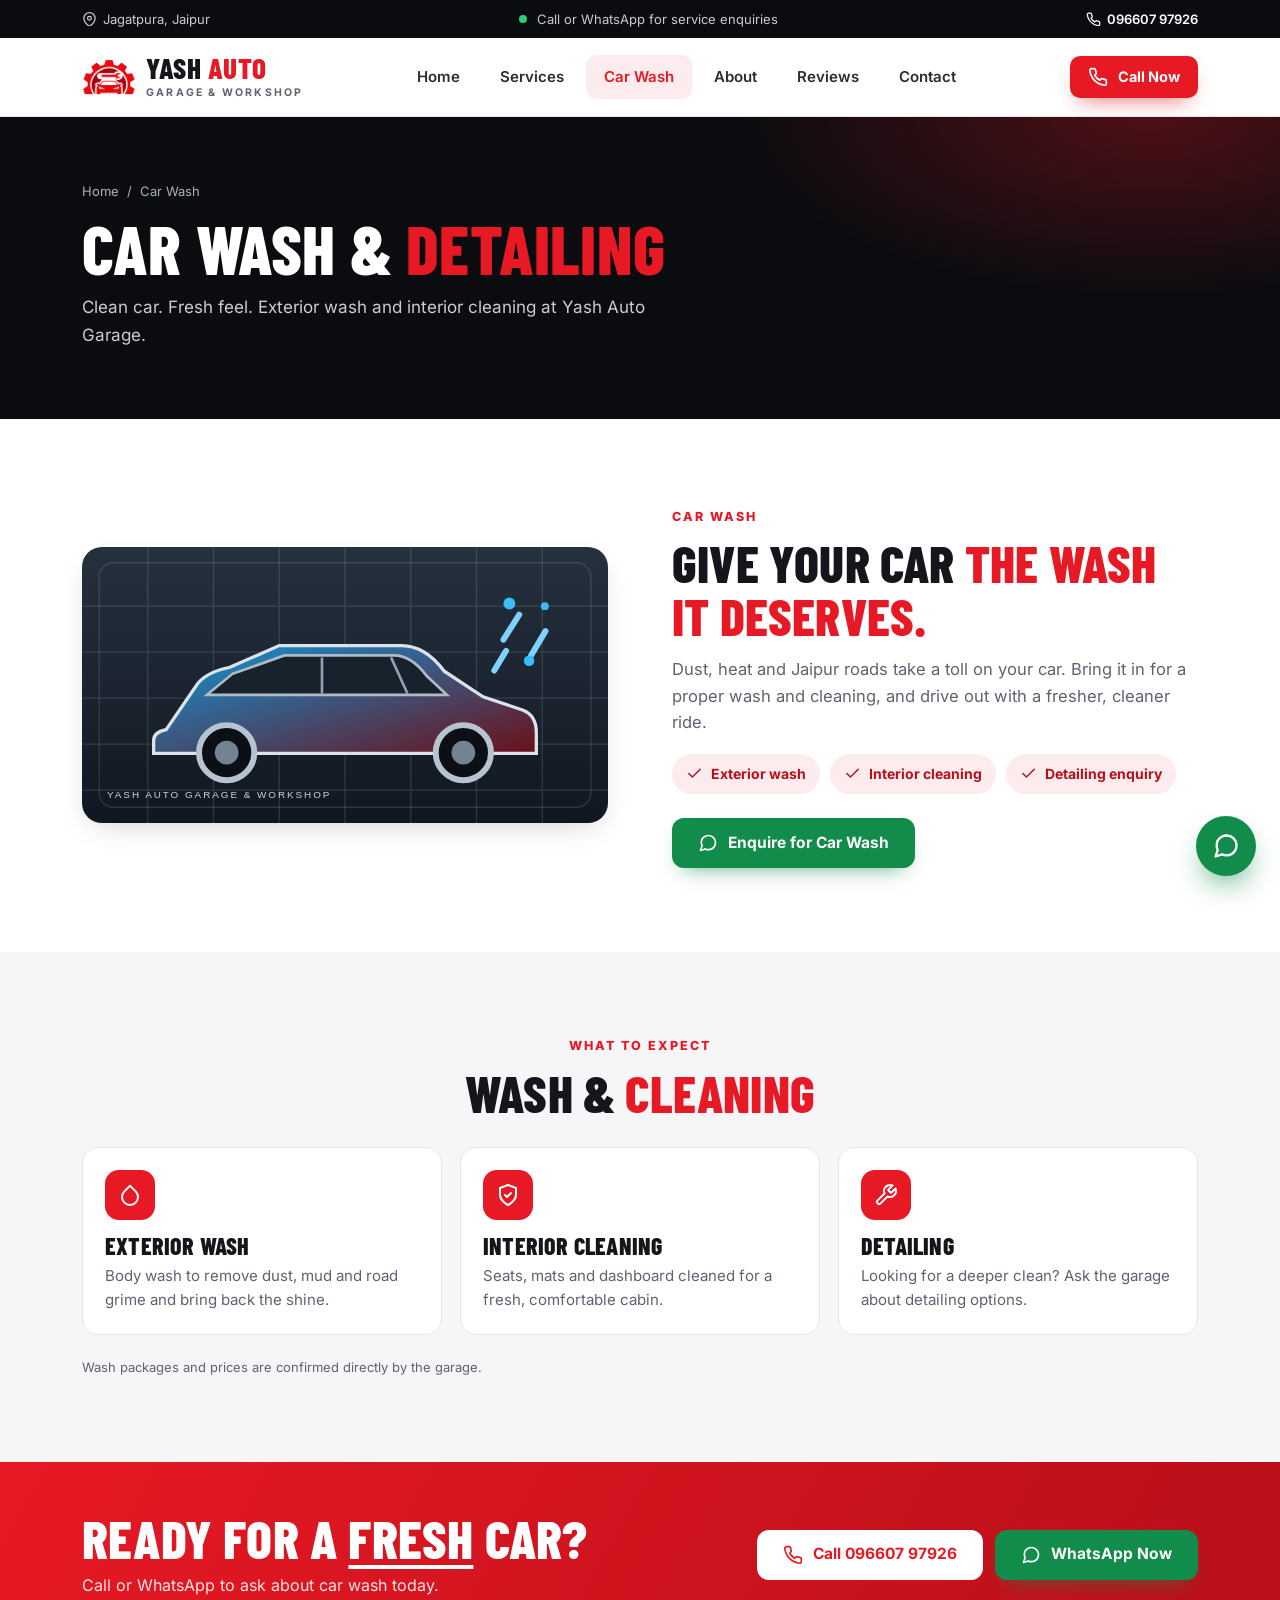
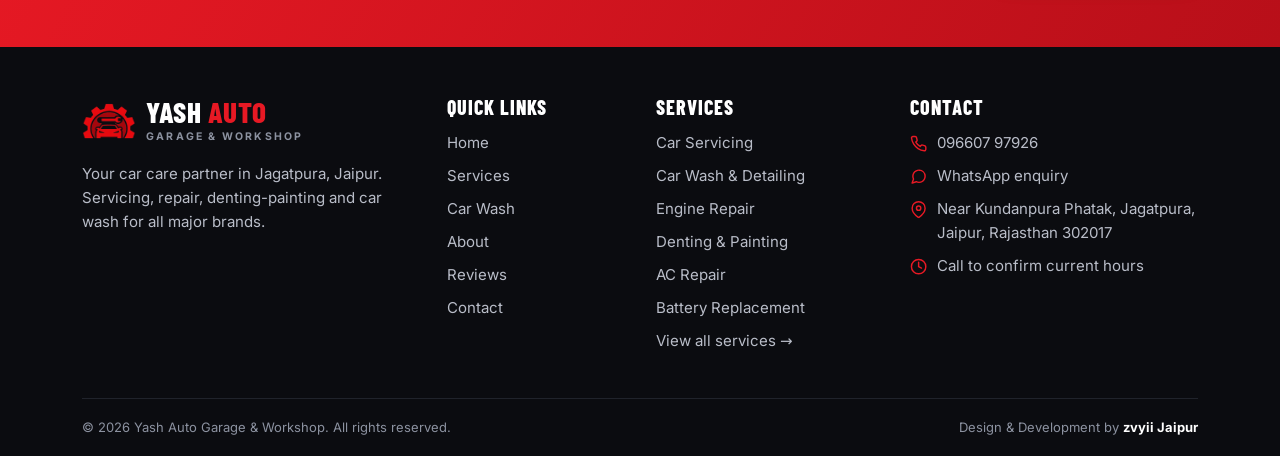
<file: car-wash.html>
<!doctype html>
<html lang="en">
<head>
<meta charset="utf-8">
<meta name="viewport" content="width=device-width,initial-scale=1,viewport-fit=cover">
<title>Car Wash & Detailing in Jagatpura, Jaipur | Yash Auto Garage</title>
<meta name="description" content="Exterior car wash, interior cleaning and detailing at Yash Auto Garage & Workshop, Jagatpura Jaipur. Enquire on WhatsApp.">
<meta name="theme-color" content="#e71924">
<meta property="og:type" content="website">
<meta property="og:site_name" content="Yash Auto Garage &amp; Workshop">
<meta property="og:title" content="Car Wash & Detailing in Jagatpura, Jaipur | Yash Auto Garage">
<meta property="og:description" content="Exterior car wash, interior cleaning and detailing at Yash Auto Garage & Workshop, Jagatpura Jaipur. Enquire on WhatsApp.">
<meta property="og:image" content="assets/img/og-image.jpg">
<meta name="twitter:card" content="summary_large_image">
<link rel="icon" href="favicon.ico" sizes="any">
<link rel="icon" type="image/png" href="assets/img/favicon.png">
<link rel="apple-touch-icon" href="assets/img/apple-touch-icon.png">
<link rel="manifest" href="manifest.webmanifest">
<link rel="preload" href="assets/fonts/inter-latin-wght-normal.woff2" as="font" type="font/woff2" crossorigin>
<link rel="preload" href="assets/fonts/barlow-condensed-latin-800-normal.woff2" as="font" type="font/woff2" crossorigin>
<link rel="stylesheet" href="css/style.css">
<script defer src="js/main.js"></script>
</head>
<body>
<svg width="0" height="0" style="position:absolute" aria-hidden="true" focusable="false"><defs>
<symbol id="i-phone" viewBox="0 0 24 24"><path d="M22 16.92v3a2 2 0 0 1-2.18 2 19.79 19.79 0 0 1-8.63-3.07 19.5 19.5 0 0 1-6-6 19.79 19.79 0 0 1-3.07-8.67A2 2 0 0 1 4.11 2h3a2 2 0 0 1 2 1.72c.13.96.36 1.9.7 2.81a2 2 0 0 1-.45 2.11L8.09 9.91a16 16 0 0 0 6 6l1.27-1.27a2 2 0 0 1 2.11-.45c.91.34 1.85.57 2.81.7A2 2 0 0 1 22 16.92z"/></symbol>
<symbol id="i-wa" viewBox="0 0 24 24"><path d="M21 11.5a8.38 8.38 0 0 1-.9 3.8 8.5 8.5 0 0 1-7.6 4.7 8.38 8.38 0 0 1-3.8-.9L3 21l1.9-5.7a8.38 8.38 0 0 1-.9-3.8 8.5 8.5 0 0 1 4.7-7.6 8.38 8.38 0 0 1 3.8-.9h.5a8.48 8.48 0 0 1 8 8v.5z"/></symbol>
<symbol id="i-pin" viewBox="0 0 24 24"><path d="M21 10c0 7-9 13-9 13s-9-6-9-13a9 9 0 0 1 18 0z"/><circle cx="12" cy="10" r="3"/></symbol>
<symbol id="i-clock" viewBox="0 0 24 24"><circle cx="12" cy="12" r="10"/><path d="M12 6v6l4 2"/></symbol>
<symbol id="i-star" viewBox="0 0 24 24"><path d="M12 2l3.09 6.26L22 9.27l-5 4.87 1.18 6.88L12 17.77l-6.18 3.25L7 14.14 2 9.27l6.91-1.01z"/></symbol>
<symbol id="i-check" viewBox="0 0 24 24"><path d="M20 6L9 17l-5-5"/></symbol>
<symbol id="i-arrow" viewBox="0 0 24 24"><path d="M7 17L17 7M7 7h10v10"/></symbol>
<symbol id="i-menu" viewBox="0 0 24 24"><path d="M3 6h18M3 12h18M3 18h18"/></symbol>
<symbol id="i-close" viewBox="0 0 24 24"><path d="M18 6L6 18M6 6l12 12"/></symbol>
<symbol id="i-wrench" viewBox="0 0 24 24"><path d="M14.7 6.3a1 1 0 0 0 0 1.4l1.6 1.6a1 1 0 0 0 1.4 0l3.77-3.77a6 6 0 0 1-7.94 7.94l-6.91 6.91a2.12 2.12 0 0 1-3-3l6.91-6.91a6 6 0 0 1 7.94-7.94l-3.76 3.76z"/></symbol>
<symbol id="i-drop" viewBox="0 0 24 24"><path d="M12 2.69l5.66 5.66a8 8 0 1 1-11.31 0z"/></symbol>
<symbol id="i-shield" viewBox="0 0 24 24"><path d="M12 22s8-4 8-10V5l-8-3-8 3v7c0 6 8 10 8 10z"/><path d="M9 12l2 2 4-4"/></symbol>
<symbol id="i-grid" viewBox="0 0 24 24"><rect x="3" y="3" width="7" height="7" rx="1"/><rect x="14" y="3" width="7" height="7" rx="1"/><rect x="3" y="14" width="7" height="7" rx="1"/><rect x="14" y="14" width="7" height="7" rx="1"/></symbol>
<symbol id="i-chat" viewBox="0 0 24 24"><path d="M21 15a2 2 0 0 1-2 2H7l-4 4V5a2 2 0 0 1 2-2h14a2 2 0 0 1 2 2z"/></symbol>
</defs></svg>
<a class="skip" href="#main">Skip to content</a>
<div class="topstrip"><div class="container">
<span class="ts-loc"><svg class="ico " aria-hidden="true"><use href="#i-pin"/></svg> Jagatpura, Jaipur</span>
<span class="ts-r"><i class="dot"></i>&nbsp;Call or WhatsApp for service enquiries</span>
<a href="tel:+919660797926"><svg class="ico " aria-hidden="true"><use href="#i-phone"/></svg> 096607 97926</a>
</div></div>
<header class="site-header"><div class="container head-in">
<a class="brand" href="index.html" aria-label="Yash Auto Garage &amp; Workshop – Home"><img src="assets/img/logo-mark.png" width="54" height="36" alt=""><span><b>YASH <i>AUTO</i></b><small>GARAGE &amp; WORKSHOP</small></span></a>
<nav class="nav" aria-label="Main"><a href="index.html">Home</a><a href="services.html">Services</a><a href="car-wash.html" aria-current="page">Car Wash</a><a href="about.html">About</a><a href="reviews.html">Reviews</a><a href="contact.html">Contact</a></nav>
<div class="head-cta"><a class="btn btn-red btn-sm" href="tel:+919660797926"><svg class="ico " aria-hidden="true"><use href="#i-phone"/></svg> Call Now</a></div>
<button class="menu-btn" type="button" aria-label="Open menu" aria-expanded="false" aria-controls="mobile-nav"><svg class="ico i-menu" aria-hidden="true"><use href="#i-menu"/></svg><svg class="ico i-close" aria-hidden="true"><use href="#i-close"/></svg></button>
</div></header>
<nav class="mobile-nav" id="mobile-nav" aria-label="Mobile"><a class="nl" href="index.html">Home<svg class="ico " aria-hidden="true"><use href="#i-arrow"/></svg></a><a class="nl" href="services.html">Services<svg class="ico " aria-hidden="true"><use href="#i-arrow"/></svg></a><a class="nl" href="car-wash.html" aria-current="page">Car Wash<svg class="ico " aria-hidden="true"><use href="#i-arrow"/></svg></a><a class="nl" href="about.html">About<svg class="ico " aria-hidden="true"><use href="#i-arrow"/></svg></a><a class="nl" href="reviews.html">Reviews<svg class="ico " aria-hidden="true"><use href="#i-arrow"/></svg></a><a class="nl" href="contact.html">Contact<svg class="ico " aria-hidden="true"><use href="#i-arrow"/></svg></a>
<div class="mn-cta"><a class="btn btn-red" href="tel:+919660797926"><svg class="ico " aria-hidden="true"><use href="#i-phone"/></svg> Call 096607 97926</a><a class="btn btn-green" href="https://wa.me/919660797926?text=Hello%20Yash%20Auto%20Garage%2C%20I%20want%20to%20book%20a%20service."><svg class="ico " aria-hidden="true"><use href="#i-wa"/></svg> WhatsApp Us</a></div></nav>
<main id="main">
<section class="page-hero"><div class="container">
<div class="crumbs"><a href="index.html">Home</a><span>/</span><span>Car Wash</span></div>
<h1>Car Wash &amp; <em>Detailing</em></h1><p>Clean car. Fresh feel. Exterior wash and interior cleaning at Yash Auto Garage.</p></div></section>
<section class="section"><div class="container split">
<div class="split-img rv"><img src="assets/services/car-wash.svg" alt="Car wash and detailing" width="800" height="420" style="aspect-ratio:800/420"></div>
<div class="rv"><span class="kicker">Car wash</span><h2>Give your car <em>the wash it deserves.</em></h2>
<p>Dust, heat and Jaipur roads take a toll on your car. Bring it in for a proper wash and cleaning, and drive out with a fresher, cleaner ride.</p>
<div class="chips"><span><svg class="ico " aria-hidden="true"><use href="#i-check"/></svg> Exterior wash</span><span><svg class="ico " aria-hidden="true"><use href="#i-check"/></svg> Interior cleaning</span><span><svg class="ico " aria-hidden="true"><use href="#i-check"/></svg> Detailing enquiry</span></div>
<a class="btn btn-green" href="https://wa.me/919660797926?text=Hello%20Yash%20Auto%20Garage%2C%20I%20want%20to%20enquire%20about%20car%20wash."><svg class="ico " aria-hidden="true"><use href="#i-wa"/></svg> Enquire for Car Wash</a></div>
</div></section>
<section class="section alt"><div class="container">
<div class="sec-head center rv"><span class="kicker">What to expect</span><h2>Wash &amp; <em>cleaning</em></h2></div>
<div class="grid c3">
<div class="feat rv"><div class="fi"><svg class="ico " aria-hidden="true"><use href="#i-drop"/></svg></div><h3>Exterior Wash</h3><p>Body wash to remove dust, mud and road grime and bring back the shine.</p></div>
<div class="feat rv"><div class="fi"><svg class="ico " aria-hidden="true"><use href="#i-shield"/></svg></div><h3>Interior Cleaning</h3><p>Seats, mats and dashboard cleaned for a fresh, comfortable cabin.</p></div>
<div class="feat rv"><div class="fi"><svg class="ico " aria-hidden="true"><use href="#i-wrench"/></svg></div><h3>Detailing</h3><p>Looking for a deeper clean? Ask the garage about detailing options.</p></div>
</div>
<p class="note">Wash packages and prices are confirmed directly by the garage.</p></div></section>
<section class="cta-band"><div class="container cta-in">
<div><h2>Ready for a <em>fresh</em> car?</h2><p>Call or WhatsApp to ask about car wash today.</p></div>
<div class="cta-btns"><a class="btn btn-red" href="tel:+919660797926"><svg class="ico " aria-hidden="true"><use href="#i-phone"/></svg> Call 096607 97926</a><a class="btn btn-green" href="https://wa.me/919660797926?text=Hello%20Yash%20Auto%20Garage%2C%20I%20want%20to%20book%20a%20service."><svg class="ico " aria-hidden="true"><use href="#i-wa"/></svg> WhatsApp Now</a></div>
</div></section>
</main>
<footer class="site-footer"><div class="container">
<div class="f-grid">
<div class="f-brand"><a class="brand" href="index.html"><img src="assets/img/logo-mark.png" width="54" height="36" alt=""><span><b>YASH <i>AUTO</i></b><small>GARAGE &amp; WORKSHOP</small></span></a>
<p>Your car care partner in Jagatpura, Jaipur. Servicing, repair, denting-painting and car wash for all major brands.</p></div>
<div><h4>Quick Links</h4><ul><li><a href="index.html">Home</a></li><li><a href="services.html">Services</a></li><li><a href="car-wash.html">Car Wash</a></li><li><a href="about.html">About</a></li><li><a href="reviews.html">Reviews</a></li><li><a href="contact.html">Contact</a></li></ul></div>
<div><h4>Services</h4><ul><li><a href="services.html#car-servicing">Car Servicing</a></li><li><a href="services.html#car-wash">Car Wash & Detailing</a></li><li><a href="services.html#engine-repair">Engine Repair</a></li><li><a href="services.html#denting-painting">Denting & Painting</a></li><li><a href="services.html#ac-repair">AC Repair</a></li><li><a href="services.html#battery">Battery Replacement</a></li><li><a href="services.html">View all services →</a></li></ul></div>
<div><h4>Contact</h4><ul class="f-contact">
<li><svg class="ico " aria-hidden="true"><use href="#i-phone"/></svg><a href="tel:+919660797926">096607 97926</a></li>
<li><svg class="ico " aria-hidden="true"><use href="#i-wa"/></svg><a href="https://wa.me/919660797926?text=Hello%20Yash%20Auto%20Garage%2C%20I%20want%20to%20book%20a%20service.">WhatsApp enquiry</a></li>
<li><svg class="ico " aria-hidden="true"><use href="#i-pin"/></svg><a href="https://www.google.com/maps/search/?api=1&query=Yash%20Auto%20Garage%20near%20Kundanpura%20Phatak%20Jaipur%20Rajasthan%20302017" target="_blank" rel="noopener">Near Kundanpura Phatak, Jagatpura, Jaipur, Rajasthan 302017</a></li>
<li><svg class="ico " aria-hidden="true"><use href="#i-clock"/></svg><span>Call to confirm current hours</span></li></ul></div>
</div>
<div class="f-bottom"><span>© <span id="year">2026</span> Yash Auto Garage &amp; Workshop. All rights reserved.</span><span>Design &amp; Development by <strong>zvyii Jaipur</strong></span></div>
</div></footer>
<nav class="bar" aria-label="Quick actions">
<a class="b-call" href="tel:+919660797926"><svg class="ico " aria-hidden="true"><use href="#i-phone"/></svg><span>Call</span></a>
<a class="b-wa" href="https://wa.me/919660797926?text=Hello%20Yash%20Auto%20Garage%2C%20I%20want%20to%20book%20a%20service."><svg class="ico " aria-hidden="true"><use href="#i-wa"/></svg><span>WhatsApp</span></a>
<a class="b-map" href="https://www.google.com/maps/search/?api=1&query=Yash%20Auto%20Garage%20near%20Kundanpura%20Phatak%20Jaipur%20Rajasthan%20302017" target="_blank" rel="noopener"><svg class="ico " aria-hidden="true"><use href="#i-pin"/></svg><span>Directions</span></a>
</nav>
<a class="fab" href="https://wa.me/919660797926?text=Hello%20Yash%20Auto%20Garage%2C%20I%20want%20to%20book%20a%20service." aria-label="Chat on WhatsApp"><svg class="ico " aria-hidden="true"><use href="#i-wa"/></svg></a>
</body>
</html>
</file>
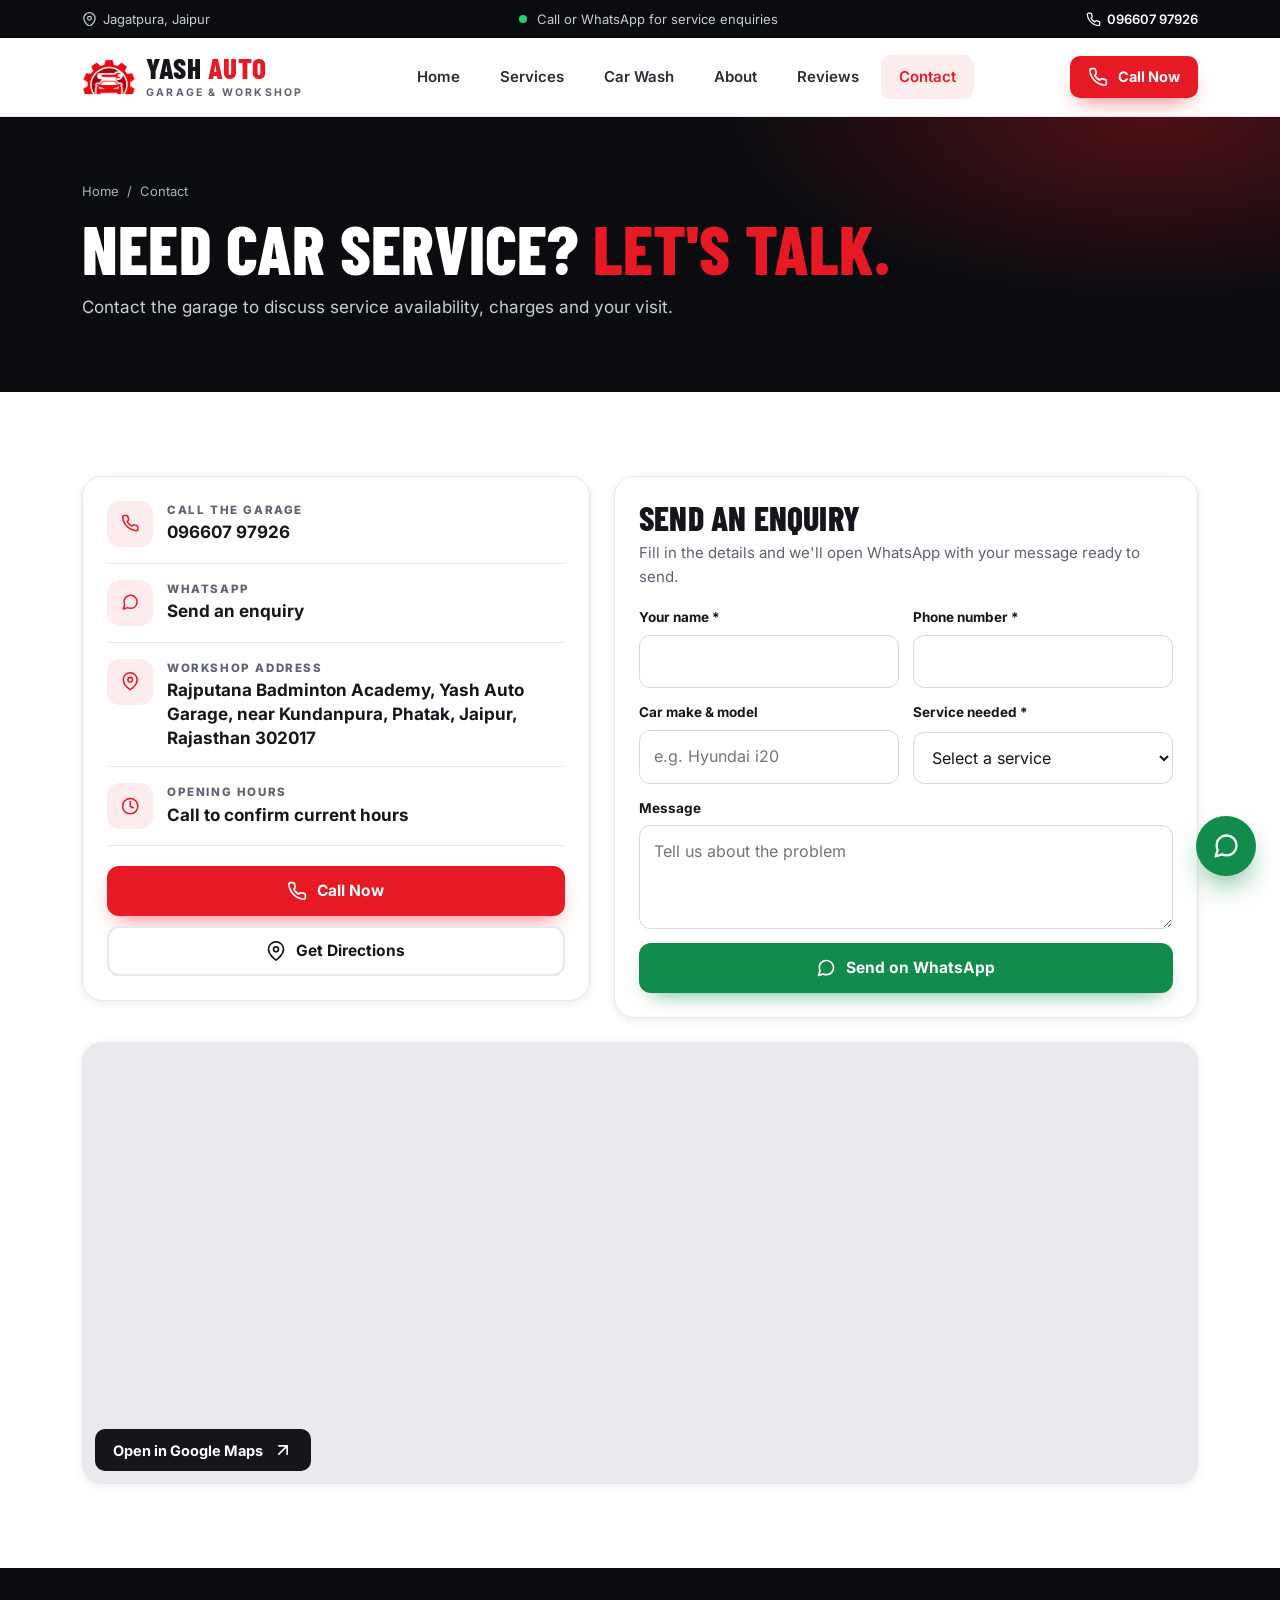
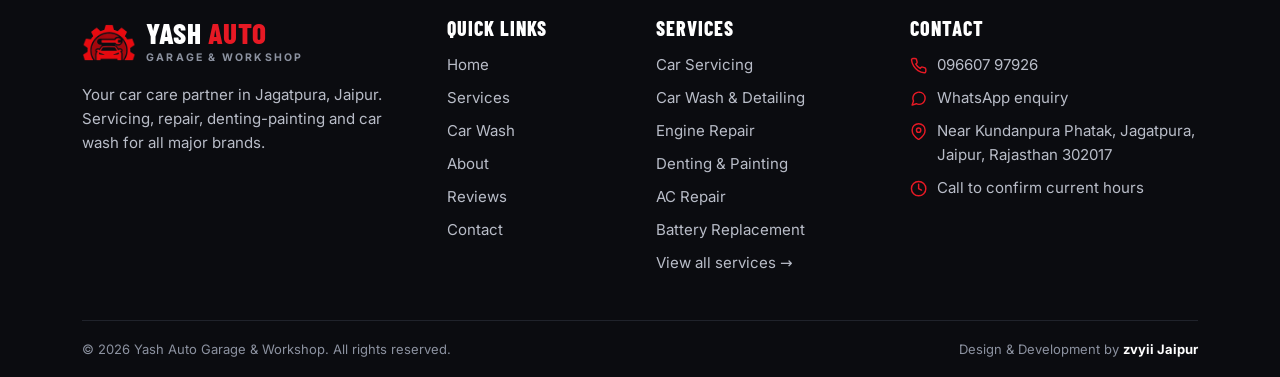
<file: contact.html>
<!doctype html>
<html lang="en">
<head>
<meta charset="utf-8">
<meta name="viewport" content="width=device-width,initial-scale=1,viewport-fit=cover">
<title>Contact Yash Auto Garage & Workshop | Jagatpura, Jaipur</title>
<meta name="description" content="Call 096607 97926 or WhatsApp Yash Auto Garage & Workshop near Kundanpura Phatak, Jagatpura, Jaipur. Get directions and send an enquiry.">
<meta name="theme-color" content="#e71924">
<meta property="og:type" content="website">
<meta property="og:site_name" content="Yash Auto Garage &amp; Workshop">
<meta property="og:title" content="Contact Yash Auto Garage & Workshop | Jagatpura, Jaipur">
<meta property="og:description" content="Call 096607 97926 or WhatsApp Yash Auto Garage & Workshop near Kundanpura Phatak, Jagatpura, Jaipur. Get directions and send an enquiry.">
<meta property="og:image" content="assets/img/og-image.jpg">
<meta name="twitter:card" content="summary_large_image">
<link rel="icon" href="favicon.ico" sizes="any">
<link rel="icon" type="image/png" href="assets/img/favicon.png">
<link rel="apple-touch-icon" href="assets/img/apple-touch-icon.png">
<link rel="manifest" href="manifest.webmanifest">
<link rel="preload" href="assets/fonts/inter-latin-wght-normal.woff2" as="font" type="font/woff2" crossorigin>
<link rel="preload" href="assets/fonts/barlow-condensed-latin-800-normal.woff2" as="font" type="font/woff2" crossorigin>
<link rel="stylesheet" href="css/style.css">
<script type="application/ld+json">
{
 "@context": "https://schema.org",
 "@type": "AutoRepair",
 "name": "Yash Auto Garage & Workshop",
 "image": "assets/img/og-image.jpg",
 "telephone": "+919660797926",
 "address": {
  "@type": "PostalAddress",
  "streetAddress": "Near Kundanpura Phatak, Jagatpura",
  "addressLocality": "Jaipur",
  "addressRegion": "Rajasthan",
  "postalCode": "302017",
  "addressCountry": "IN"
 },
 "aggregateRating": {
  "@type": "AggregateRating",
  "ratingValue": "4.48",
  "reviewCount": "25",
  "bestRating": "5"
 },
 "areaServed": "Jaipur",
 "priceRange": "$$"
}
</script>
<script defer src="js/main.js"></script>
</head>
<body>
<svg width="0" height="0" style="position:absolute" aria-hidden="true" focusable="false"><defs>
<symbol id="i-phone" viewBox="0 0 24 24"><path d="M22 16.92v3a2 2 0 0 1-2.18 2 19.79 19.79 0 0 1-8.63-3.07 19.5 19.5 0 0 1-6-6 19.79 19.79 0 0 1-3.07-8.67A2 2 0 0 1 4.11 2h3a2 2 0 0 1 2 1.72c.13.96.36 1.9.7 2.81a2 2 0 0 1-.45 2.11L8.09 9.91a16 16 0 0 0 6 6l1.27-1.27a2 2 0 0 1 2.11-.45c.91.34 1.85.57 2.81.7A2 2 0 0 1 22 16.92z"/></symbol>
<symbol id="i-wa" viewBox="0 0 24 24"><path d="M21 11.5a8.38 8.38 0 0 1-.9 3.8 8.5 8.5 0 0 1-7.6 4.7 8.38 8.38 0 0 1-3.8-.9L3 21l1.9-5.7a8.38 8.38 0 0 1-.9-3.8 8.5 8.5 0 0 1 4.7-7.6 8.38 8.38 0 0 1 3.8-.9h.5a8.48 8.48 0 0 1 8 8v.5z"/></symbol>
<symbol id="i-pin" viewBox="0 0 24 24"><path d="M21 10c0 7-9 13-9 13s-9-6-9-13a9 9 0 0 1 18 0z"/><circle cx="12" cy="10" r="3"/></symbol>
<symbol id="i-clock" viewBox="0 0 24 24"><circle cx="12" cy="12" r="10"/><path d="M12 6v6l4 2"/></symbol>
<symbol id="i-star" viewBox="0 0 24 24"><path d="M12 2l3.09 6.26L22 9.27l-5 4.87 1.18 6.88L12 17.77l-6.18 3.25L7 14.14 2 9.27l6.91-1.01z"/></symbol>
<symbol id="i-check" viewBox="0 0 24 24"><path d="M20 6L9 17l-5-5"/></symbol>
<symbol id="i-arrow" viewBox="0 0 24 24"><path d="M7 17L17 7M7 7h10v10"/></symbol>
<symbol id="i-menu" viewBox="0 0 24 24"><path d="M3 6h18M3 12h18M3 18h18"/></symbol>
<symbol id="i-close" viewBox="0 0 24 24"><path d="M18 6L6 18M6 6l12 12"/></symbol>
<symbol id="i-wrench" viewBox="0 0 24 24"><path d="M14.7 6.3a1 1 0 0 0 0 1.4l1.6 1.6a1 1 0 0 0 1.4 0l3.77-3.77a6 6 0 0 1-7.94 7.94l-6.91 6.91a2.12 2.12 0 0 1-3-3l6.91-6.91a6 6 0 0 1 7.94-7.94l-3.76 3.76z"/></symbol>
<symbol id="i-drop" viewBox="0 0 24 24"><path d="M12 2.69l5.66 5.66a8 8 0 1 1-11.31 0z"/></symbol>
<symbol id="i-shield" viewBox="0 0 24 24"><path d="M12 22s8-4 8-10V5l-8-3-8 3v7c0 6 8 10 8 10z"/><path d="M9 12l2 2 4-4"/></symbol>
<symbol id="i-grid" viewBox="0 0 24 24"><rect x="3" y="3" width="7" height="7" rx="1"/><rect x="14" y="3" width="7" height="7" rx="1"/><rect x="3" y="14" width="7" height="7" rx="1"/><rect x="14" y="14" width="7" height="7" rx="1"/></symbol>
<symbol id="i-chat" viewBox="0 0 24 24"><path d="M21 15a2 2 0 0 1-2 2H7l-4 4V5a2 2 0 0 1 2-2h14a2 2 0 0 1 2 2z"/></symbol>
</defs></svg>
<a class="skip" href="#main">Skip to content</a>
<div class="topstrip"><div class="container">
<span class="ts-loc"><svg class="ico " aria-hidden="true"><use href="#i-pin"/></svg> Jagatpura, Jaipur</span>
<span class="ts-r"><i class="dot"></i>&nbsp;Call or WhatsApp for service enquiries</span>
<a href="tel:+919660797926"><svg class="ico " aria-hidden="true"><use href="#i-phone"/></svg> 096607 97926</a>
</div></div>
<header class="site-header"><div class="container head-in">
<a class="brand" href="index.html" aria-label="Yash Auto Garage &amp; Workshop – Home"><img src="assets/img/logo-mark.png" width="54" height="36" alt=""><span><b>YASH <i>AUTO</i></b><small>GARAGE &amp; WORKSHOP</small></span></a>
<nav class="nav" aria-label="Main"><a href="index.html">Home</a><a href="services.html">Services</a><a href="car-wash.html">Car Wash</a><a href="about.html">About</a><a href="reviews.html">Reviews</a><a href="contact.html" aria-current="page">Contact</a></nav>
<div class="head-cta"><a class="btn btn-red btn-sm" href="tel:+919660797926"><svg class="ico " aria-hidden="true"><use href="#i-phone"/></svg> Call Now</a></div>
<button class="menu-btn" type="button" aria-label="Open menu" aria-expanded="false" aria-controls="mobile-nav"><svg class="ico i-menu" aria-hidden="true"><use href="#i-menu"/></svg><svg class="ico i-close" aria-hidden="true"><use href="#i-close"/></svg></button>
</div></header>
<nav class="mobile-nav" id="mobile-nav" aria-label="Mobile"><a class="nl" href="index.html">Home<svg class="ico " aria-hidden="true"><use href="#i-arrow"/></svg></a><a class="nl" href="services.html">Services<svg class="ico " aria-hidden="true"><use href="#i-arrow"/></svg></a><a class="nl" href="car-wash.html">Car Wash<svg class="ico " aria-hidden="true"><use href="#i-arrow"/></svg></a><a class="nl" href="about.html">About<svg class="ico " aria-hidden="true"><use href="#i-arrow"/></svg></a><a class="nl" href="reviews.html">Reviews<svg class="ico " aria-hidden="true"><use href="#i-arrow"/></svg></a><a class="nl" href="contact.html" aria-current="page">Contact<svg class="ico " aria-hidden="true"><use href="#i-arrow"/></svg></a>
<div class="mn-cta"><a class="btn btn-red" href="tel:+919660797926"><svg class="ico " aria-hidden="true"><use href="#i-phone"/></svg> Call 096607 97926</a><a class="btn btn-green" href="https://wa.me/919660797926?text=Hello%20Yash%20Auto%20Garage%2C%20I%20want%20to%20book%20a%20service."><svg class="ico " aria-hidden="true"><use href="#i-wa"/></svg> WhatsApp Us</a></div></nav>
<main id="main">
<section class="page-hero"><div class="container">
<div class="crumbs"><a href="index.html">Home</a><span>/</span><span>Contact</span></div>
<h1>Need car service? <em>Let's talk.</em></h1><p>Contact the garage to discuss service availability, charges and your visit.</p></div></section>
<section class="section"><div class="container">
<div class="contact-grid">
<div class="info-card rv">
<div class="info-row"><span class="ii"><svg class="ico " aria-hidden="true"><use href="#i-phone"/></svg></span><div><small>Call the garage</small><a class="v" href="tel:+919660797926">096607 97926</a></div></div>
<div class="info-row"><span class="ii"><svg class="ico " aria-hidden="true"><use href="#i-wa"/></svg></span><div><small>WhatsApp</small><a class="v" href="https://wa.me/919660797926?text=Hello%20Yash%20Auto%20Garage%2C%20I%20want%20to%20book%20a%20service.">Send an enquiry</a></div></div>
<div class="info-row"><span class="ii"><svg class="ico " aria-hidden="true"><use href="#i-pin"/></svg></span><div><small>Workshop address</small><b>Rajputana Badminton Academy, Yash Auto Garage, near Kundanpura, Phatak, Jaipur, Rajasthan 302017</b></div></div>
<div class="info-row"><span class="ii"><svg class="ico " aria-hidden="true"><use href="#i-clock"/></svg></span><div><small>Opening hours</small><b>Call to confirm current hours</b></div></div>
<div style="display:grid;gap:10px;margin-top:20px"><a class="btn btn-red" href="tel:+919660797926"><svg class="ico " aria-hidden="true"><use href="#i-phone"/></svg> Call Now</a><a class="btn btn-line" href="https://www.google.com/maps/search/?api=1&query=Yash%20Auto%20Garage%20near%20Kundanpura%20Phatak%20Jaipur%20Rajasthan%20302017" target="_blank" rel="noopener"><svg class="ico " aria-hidden="true"><use href="#i-pin"/></svg> Get Directions</a></div>
</div>
<div class="form-card rv"><h2>Send an enquiry</h2><p>Fill in the details and we'll open WhatsApp with your message ready to send.</p>
<form id="enquiry-form" data-wa="919660797926" novalidate>
<div class="form-row"><div class="field"><label for="f-name">Your name *</label><input id="f-name" name="name" type="text" autocomplete="name" required><span class="err">Please enter your name</span></div>
<div class="field"><label for="f-phone">Phone number *</label><input id="f-phone" name="phone" type="tel" inputmode="tel" autocomplete="tel" required><span class="err">Enter a valid 10-digit number</span></div></div>
<div class="form-row"><div class="field"><label for="f-car">Car make &amp; model</label><input id="f-car" name="car" type="text" placeholder="e.g. Hyundai i20"></div>
<div class="field"><label for="f-service">Service needed *</label><select id="f-service" name="service" required><option value="">Select a service</option><option value="Car Servicing">Car Servicing</option><option value="Car Wash & Detailing">Car Wash & Detailing</option><option value="Engine Repair">Engine Repair</option><option value="Denting & Painting">Denting & Painting</option><option value="AC Repair">AC Repair</option><option value="Battery Replacement">Battery Replacement</option><option value="Brake & Suspension">Brake & Suspension</option><option value="Diagnostics & Electrical">Diagnostics & Electrical</option><option value="Clutch & Gearbox">Clutch & Gearbox</option><option value="Oil Change & Fluids">Oil Change & Fluids</option><option value="Tyres & Wheel Care">Tyres & Wheel Care</option><option value="General Inspection">General Inspection</option><option value="Other">Other / Not sure</option></select><span class="err">Please select a service</span></div></div>
<div class="field"><label for="f-msg">Message</label><textarea id="f-msg" name="message" placeholder="Tell us about the problem"></textarea></div>
<button class="btn btn-green btn-block" type="submit"><svg class="ico " aria-hidden="true"><use href="#i-wa"/></svg> Send on WhatsApp</button>
<noscript><p style="margin-top:12px;font-size:14px">Please enable JavaScript or call <a href="tel:+919660797926"><b>096607 97926</b></a>.</p></noscript>
</form></div>
</div>
<div class="map-wrap rv"><iframe title="Map showing Yash Auto Garage in Jagatpura, Jaipur" src="https://www.google.com/maps?q=Yash%20Auto%20Garage%20near%20Kundanpura%20Phatak%20Jaipur%20Rajasthan%20302017&output=embed" loading="lazy" referrerpolicy="no-referrer-when-downgrade" allowfullscreen></iframe>
<a class="btn btn-dark btn-sm map-fallback" href="https://www.google.com/maps/search/?api=1&query=Yash%20Auto%20Garage%20near%20Kundanpura%20Phatak%20Jaipur%20Rajasthan%20302017" target="_blank" rel="noopener">Open in Google Maps <svg class="ico " aria-hidden="true"><use href="#i-arrow"/></svg></a></div>
</div></section>
</main>
<footer class="site-footer"><div class="container">
<div class="f-grid">
<div class="f-brand"><a class="brand" href="index.html"><img src="assets/img/logo-mark.png" width="54" height="36" alt=""><span><b>YASH <i>AUTO</i></b><small>GARAGE &amp; WORKSHOP</small></span></a>
<p>Your car care partner in Jagatpura, Jaipur. Servicing, repair, denting-painting and car wash for all major brands.</p></div>
<div><h4>Quick Links</h4><ul><li><a href="index.html">Home</a></li><li><a href="services.html">Services</a></li><li><a href="car-wash.html">Car Wash</a></li><li><a href="about.html">About</a></li><li><a href="reviews.html">Reviews</a></li><li><a href="contact.html">Contact</a></li></ul></div>
<div><h4>Services</h4><ul><li><a href="services.html#car-servicing">Car Servicing</a></li><li><a href="services.html#car-wash">Car Wash & Detailing</a></li><li><a href="services.html#engine-repair">Engine Repair</a></li><li><a href="services.html#denting-painting">Denting & Painting</a></li><li><a href="services.html#ac-repair">AC Repair</a></li><li><a href="services.html#battery">Battery Replacement</a></li><li><a href="services.html">View all services →</a></li></ul></div>
<div><h4>Contact</h4><ul class="f-contact">
<li><svg class="ico " aria-hidden="true"><use href="#i-phone"/></svg><a href="tel:+919660797926">096607 97926</a></li>
<li><svg class="ico " aria-hidden="true"><use href="#i-wa"/></svg><a href="https://wa.me/919660797926?text=Hello%20Yash%20Auto%20Garage%2C%20I%20want%20to%20book%20a%20service.">WhatsApp enquiry</a></li>
<li><svg class="ico " aria-hidden="true"><use href="#i-pin"/></svg><a href="https://www.google.com/maps/search/?api=1&query=Yash%20Auto%20Garage%20near%20Kundanpura%20Phatak%20Jaipur%20Rajasthan%20302017" target="_blank" rel="noopener">Near Kundanpura Phatak, Jagatpura, Jaipur, Rajasthan 302017</a></li>
<li><svg class="ico " aria-hidden="true"><use href="#i-clock"/></svg><span>Call to confirm current hours</span></li></ul></div>
</div>
<div class="f-bottom"><span>© <span id="year">2026</span> Yash Auto Garage &amp; Workshop. All rights reserved.</span><span>Design &amp; Development by <strong>zvyii Jaipur</strong></span></div>
</div></footer>
<nav class="bar" aria-label="Quick actions">
<a class="b-call" href="tel:+919660797926"><svg class="ico " aria-hidden="true"><use href="#i-phone"/></svg><span>Call</span></a>
<a class="b-wa" href="https://wa.me/919660797926?text=Hello%20Yash%20Auto%20Garage%2C%20I%20want%20to%20book%20a%20service."><svg class="ico " aria-hidden="true"><use href="#i-wa"/></svg><span>WhatsApp</span></a>
<a class="b-map" href="https://www.google.com/maps/search/?api=1&query=Yash%20Auto%20Garage%20near%20Kundanpura%20Phatak%20Jaipur%20Rajasthan%20302017" target="_blank" rel="noopener"><svg class="ico " aria-hidden="true"><use href="#i-pin"/></svg><span>Directions</span></a>
</nav>
<a class="fab" href="https://wa.me/919660797926?text=Hello%20Yash%20Auto%20Garage%2C%20I%20want%20to%20book%20a%20service." aria-label="Chat on WhatsApp"><svg class="ico " aria-hidden="true"><use href="#i-wa"/></svg></a>
</body>
</html>
</file>
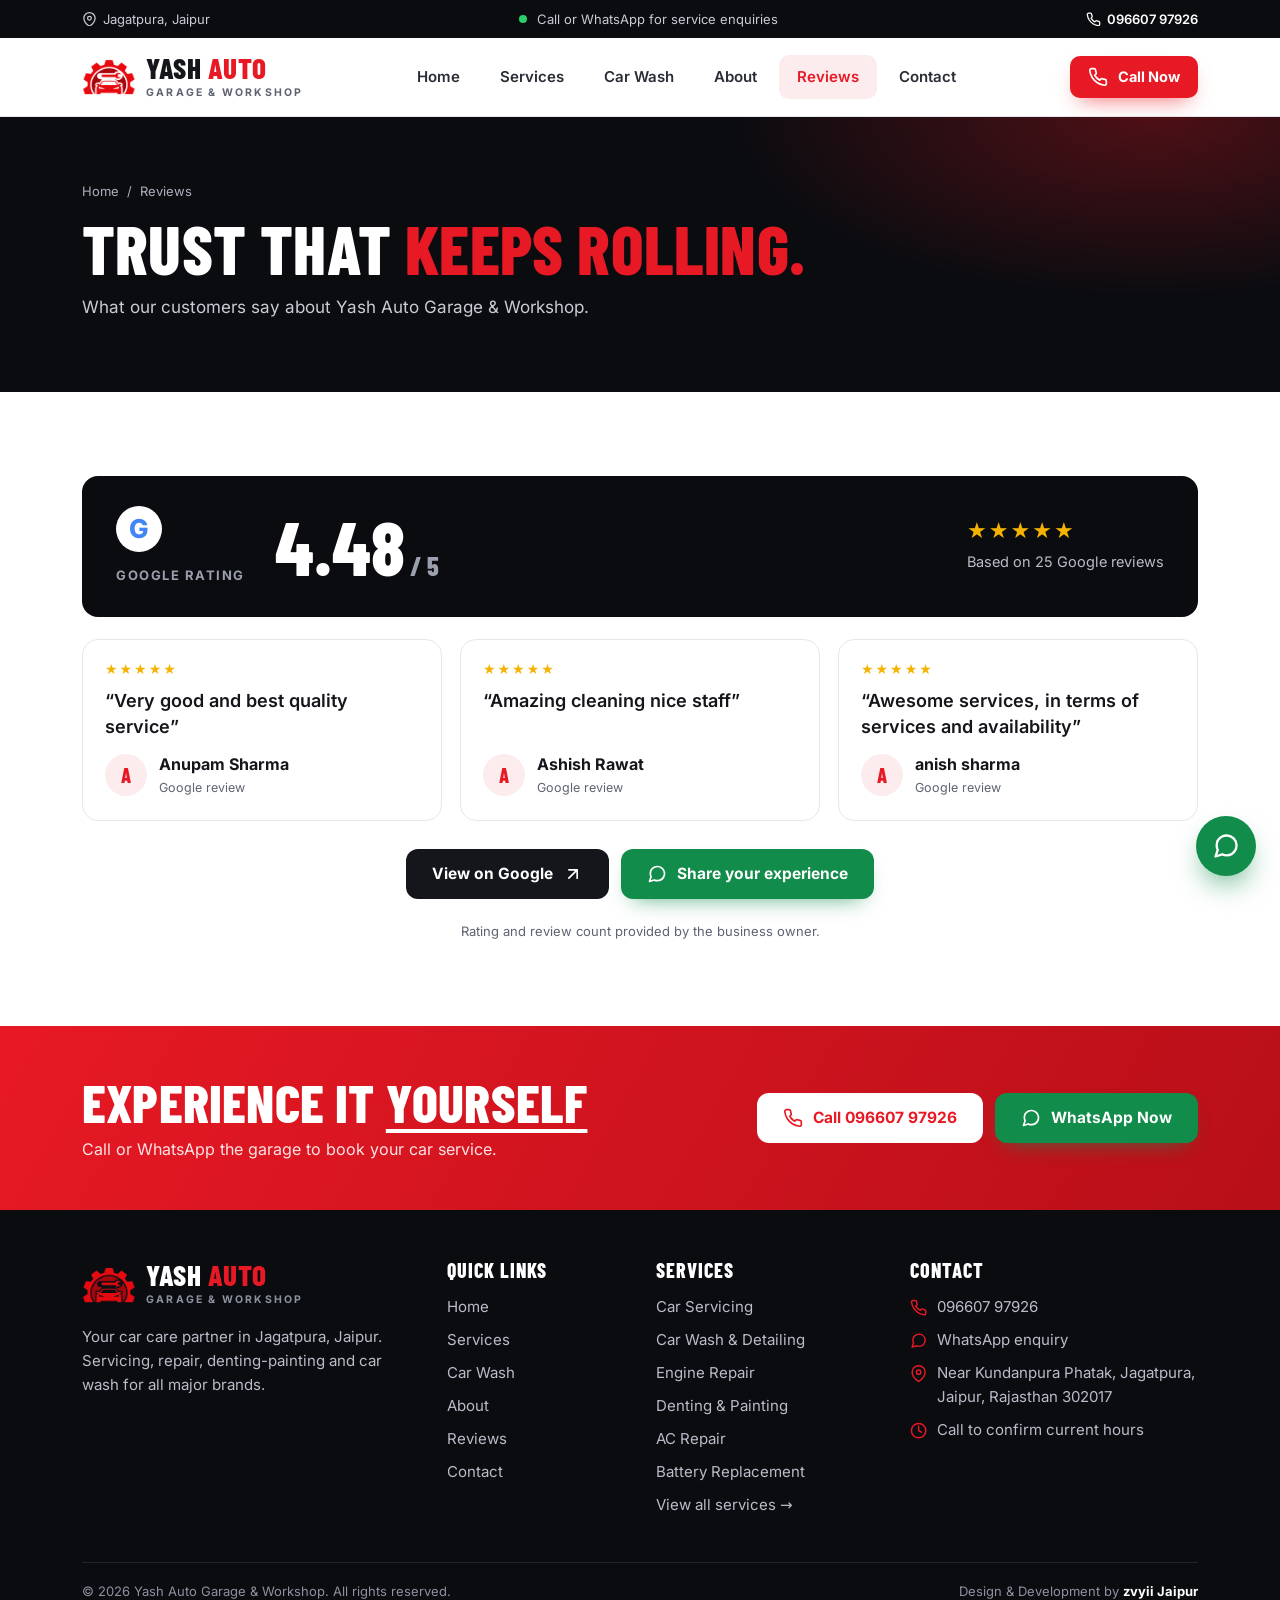
<file: reviews.html>
<!doctype html>
<html lang="en">
<head>
<meta charset="utf-8">
<meta name="viewport" content="width=device-width,initial-scale=1,viewport-fit=cover">
<title>Customer Reviews | Yash Auto Garage & Workshop, Jaipur</title>
<meta name="description" content="Yash Auto Garage & Workshop is rated 4.48/5 from 25 Google reviews. Read what customers say.">
<meta name="theme-color" content="#e71924">
<meta property="og:type" content="website">
<meta property="og:site_name" content="Yash Auto Garage &amp; Workshop">
<meta property="og:title" content="Customer Reviews | Yash Auto Garage & Workshop, Jaipur">
<meta property="og:description" content="Yash Auto Garage & Workshop is rated 4.48/5 from 25 Google reviews. Read what customers say.">
<meta property="og:image" content="assets/img/og-image.jpg">
<meta name="twitter:card" content="summary_large_image">
<link rel="icon" href="favicon.ico" sizes="any">
<link rel="icon" type="image/png" href="assets/img/favicon.png">
<link rel="apple-touch-icon" href="assets/img/apple-touch-icon.png">
<link rel="manifest" href="manifest.webmanifest">
<link rel="preload" href="assets/fonts/inter-latin-wght-normal.woff2" as="font" type="font/woff2" crossorigin>
<link rel="preload" href="assets/fonts/barlow-condensed-latin-800-normal.woff2" as="font" type="font/woff2" crossorigin>
<link rel="stylesheet" href="css/style.css">
<script defer src="js/main.js"></script>
</head>
<body>
<svg width="0" height="0" style="position:absolute" aria-hidden="true" focusable="false"><defs>
<symbol id="i-phone" viewBox="0 0 24 24"><path d="M22 16.92v3a2 2 0 0 1-2.18 2 19.79 19.79 0 0 1-8.63-3.07 19.5 19.5 0 0 1-6-6 19.79 19.79 0 0 1-3.07-8.67A2 2 0 0 1 4.11 2h3a2 2 0 0 1 2 1.72c.13.96.36 1.9.7 2.81a2 2 0 0 1-.45 2.11L8.09 9.91a16 16 0 0 0 6 6l1.27-1.27a2 2 0 0 1 2.11-.45c.91.34 1.85.57 2.81.7A2 2 0 0 1 22 16.92z"/></symbol>
<symbol id="i-wa" viewBox="0 0 24 24"><path d="M21 11.5a8.38 8.38 0 0 1-.9 3.8 8.5 8.5 0 0 1-7.6 4.7 8.38 8.38 0 0 1-3.8-.9L3 21l1.9-5.7a8.38 8.38 0 0 1-.9-3.8 8.5 8.5 0 0 1 4.7-7.6 8.38 8.38 0 0 1 3.8-.9h.5a8.48 8.48 0 0 1 8 8v.5z"/></symbol>
<symbol id="i-pin" viewBox="0 0 24 24"><path d="M21 10c0 7-9 13-9 13s-9-6-9-13a9 9 0 0 1 18 0z"/><circle cx="12" cy="10" r="3"/></symbol>
<symbol id="i-clock" viewBox="0 0 24 24"><circle cx="12" cy="12" r="10"/><path d="M12 6v6l4 2"/></symbol>
<symbol id="i-star" viewBox="0 0 24 24"><path d="M12 2l3.09 6.26L22 9.27l-5 4.87 1.18 6.88L12 17.77l-6.18 3.25L7 14.14 2 9.27l6.91-1.01z"/></symbol>
<symbol id="i-check" viewBox="0 0 24 24"><path d="M20 6L9 17l-5-5"/></symbol>
<symbol id="i-arrow" viewBox="0 0 24 24"><path d="M7 17L17 7M7 7h10v10"/></symbol>
<symbol id="i-menu" viewBox="0 0 24 24"><path d="M3 6h18M3 12h18M3 18h18"/></symbol>
<symbol id="i-close" viewBox="0 0 24 24"><path d="M18 6L6 18M6 6l12 12"/></symbol>
<symbol id="i-wrench" viewBox="0 0 24 24"><path d="M14.7 6.3a1 1 0 0 0 0 1.4l1.6 1.6a1 1 0 0 0 1.4 0l3.77-3.77a6 6 0 0 1-7.94 7.94l-6.91 6.91a2.12 2.12 0 0 1-3-3l6.91-6.91a6 6 0 0 1 7.94-7.94l-3.76 3.76z"/></symbol>
<symbol id="i-drop" viewBox="0 0 24 24"><path d="M12 2.69l5.66 5.66a8 8 0 1 1-11.31 0z"/></symbol>
<symbol id="i-shield" viewBox="0 0 24 24"><path d="M12 22s8-4 8-10V5l-8-3-8 3v7c0 6 8 10 8 10z"/><path d="M9 12l2 2 4-4"/></symbol>
<symbol id="i-grid" viewBox="0 0 24 24"><rect x="3" y="3" width="7" height="7" rx="1"/><rect x="14" y="3" width="7" height="7" rx="1"/><rect x="3" y="14" width="7" height="7" rx="1"/><rect x="14" y="14" width="7" height="7" rx="1"/></symbol>
<symbol id="i-chat" viewBox="0 0 24 24"><path d="M21 15a2 2 0 0 1-2 2H7l-4 4V5a2 2 0 0 1 2-2h14a2 2 0 0 1 2 2z"/></symbol>
</defs></svg>
<a class="skip" href="#main">Skip to content</a>
<div class="topstrip"><div class="container">
<span class="ts-loc"><svg class="ico " aria-hidden="true"><use href="#i-pin"/></svg> Jagatpura, Jaipur</span>
<span class="ts-r"><i class="dot"></i>&nbsp;Call or WhatsApp for service enquiries</span>
<a href="tel:+919660797926"><svg class="ico " aria-hidden="true"><use href="#i-phone"/></svg> 096607 97926</a>
</div></div>
<header class="site-header"><div class="container head-in">
<a class="brand" href="index.html" aria-label="Yash Auto Garage &amp; Workshop – Home"><img src="assets/img/logo-mark.png" width="54" height="36" alt=""><span><b>YASH <i>AUTO</i></b><small>GARAGE &amp; WORKSHOP</small></span></a>
<nav class="nav" aria-label="Main"><a href="index.html">Home</a><a href="services.html">Services</a><a href="car-wash.html">Car Wash</a><a href="about.html">About</a><a href="reviews.html" aria-current="page">Reviews</a><a href="contact.html">Contact</a></nav>
<div class="head-cta"><a class="btn btn-red btn-sm" href="tel:+919660797926"><svg class="ico " aria-hidden="true"><use href="#i-phone"/></svg> Call Now</a></div>
<button class="menu-btn" type="button" aria-label="Open menu" aria-expanded="false" aria-controls="mobile-nav"><svg class="ico i-menu" aria-hidden="true"><use href="#i-menu"/></svg><svg class="ico i-close" aria-hidden="true"><use href="#i-close"/></svg></button>
</div></header>
<nav class="mobile-nav" id="mobile-nav" aria-label="Mobile"><a class="nl" href="index.html">Home<svg class="ico " aria-hidden="true"><use href="#i-arrow"/></svg></a><a class="nl" href="services.html">Services<svg class="ico " aria-hidden="true"><use href="#i-arrow"/></svg></a><a class="nl" href="car-wash.html">Car Wash<svg class="ico " aria-hidden="true"><use href="#i-arrow"/></svg></a><a class="nl" href="about.html">About<svg class="ico " aria-hidden="true"><use href="#i-arrow"/></svg></a><a class="nl" href="reviews.html" aria-current="page">Reviews<svg class="ico " aria-hidden="true"><use href="#i-arrow"/></svg></a><a class="nl" href="contact.html">Contact<svg class="ico " aria-hidden="true"><use href="#i-arrow"/></svg></a>
<div class="mn-cta"><a class="btn btn-red" href="tel:+919660797926"><svg class="ico " aria-hidden="true"><use href="#i-phone"/></svg> Call 096607 97926</a><a class="btn btn-green" href="https://wa.me/919660797926?text=Hello%20Yash%20Auto%20Garage%2C%20I%20want%20to%20book%20a%20service."><svg class="ico " aria-hidden="true"><use href="#i-wa"/></svg> WhatsApp Us</a></div></nav>
<main id="main">
<section class="page-hero"><div class="container">
<div class="crumbs"><a href="index.html">Home</a><span>/</span><span>Reviews</span></div>
<h1>Trust that <em>keeps rolling.</em></h1><p>What our customers say about Yash Auto Garage &amp; Workshop.</p></div></section>
<section class="section"><div class="container">
<div class="rating-card rv"><div><div class="g-badge">G</div><span style="font-size:13px;color:#9aa0ad;letter-spacing:1.5px;font-weight:700">GOOGLE RATING</span></div>
<div class="score">4.48<small> / 5</small></div>
<div><span class="stars">★★★★★</span><p>Based on 25 Google reviews</p></div></div>
<div class="grid c3" style="margin-top:22px"><article class="review rv"><span class="stars">★★★★★</span><p class="q">“Very good and best quality service”</p><div class="who"><span class="avatar">A</span><span><b>Anupam Sharma</b><small>Google review</small></span></div></article><article class="review rv"><span class="stars">★★★★★</span><p class="q">“Amazing cleaning nice staff”</p><div class="who"><span class="avatar">A</span><span><b>Ashish Rawat</b><small>Google review</small></span></div></article><article class="review rv"><span class="stars">★★★★★</span><p class="q">“Awesome services, in terms of services and availability”</p><div class="who"><span class="avatar">A</span><span><b>anish sharma</b><small>Google review</small></span></div></article></div>
<div class="sec-foot" style="gap:12px;flex-wrap:wrap"><a class="btn btn-dark" href="https://www.google.com/search?q=Yash%20Auto%20Garage%20Workshop%20Jaipur%20reviews" target="_blank" rel="noopener">View on Google <svg class="ico " aria-hidden="true"><use href="#i-arrow"/></svg></a><a class="btn btn-green" href="https://wa.me/919660797926?text=Hello%20Yash%20Auto%20Garage%2C%20I%20want%20to%20share%20my%20feedback."><svg class="ico " aria-hidden="true"><use href="#i-wa"/></svg> Share your experience</a></div>
<p class="note" style="text-align:center">Rating and review count provided by the business owner.</p>
</div></section>
<section class="cta-band"><div class="container cta-in">
<div><h2>Experience it <em>yourself</em></h2><p>Call or WhatsApp the garage to book your car service.</p></div>
<div class="cta-btns"><a class="btn btn-red" href="tel:+919660797926"><svg class="ico " aria-hidden="true"><use href="#i-phone"/></svg> Call 096607 97926</a><a class="btn btn-green" href="https://wa.me/919660797926?text=Hello%20Yash%20Auto%20Garage%2C%20I%20want%20to%20book%20a%20service."><svg class="ico " aria-hidden="true"><use href="#i-wa"/></svg> WhatsApp Now</a></div>
</div></section>
</main>
<footer class="site-footer"><div class="container">
<div class="f-grid">
<div class="f-brand"><a class="brand" href="index.html"><img src="assets/img/logo-mark.png" width="54" height="36" alt=""><span><b>YASH <i>AUTO</i></b><small>GARAGE &amp; WORKSHOP</small></span></a>
<p>Your car care partner in Jagatpura, Jaipur. Servicing, repair, denting-painting and car wash for all major brands.</p></div>
<div><h4>Quick Links</h4><ul><li><a href="index.html">Home</a></li><li><a href="services.html">Services</a></li><li><a href="car-wash.html">Car Wash</a></li><li><a href="about.html">About</a></li><li><a href="reviews.html">Reviews</a></li><li><a href="contact.html">Contact</a></li></ul></div>
<div><h4>Services</h4><ul><li><a href="services.html#car-servicing">Car Servicing</a></li><li><a href="services.html#car-wash">Car Wash & Detailing</a></li><li><a href="services.html#engine-repair">Engine Repair</a></li><li><a href="services.html#denting-painting">Denting & Painting</a></li><li><a href="services.html#ac-repair">AC Repair</a></li><li><a href="services.html#battery">Battery Replacement</a></li><li><a href="services.html">View all services →</a></li></ul></div>
<div><h4>Contact</h4><ul class="f-contact">
<li><svg class="ico " aria-hidden="true"><use href="#i-phone"/></svg><a href="tel:+919660797926">096607 97926</a></li>
<li><svg class="ico " aria-hidden="true"><use href="#i-wa"/></svg><a href="https://wa.me/919660797926?text=Hello%20Yash%20Auto%20Garage%2C%20I%20want%20to%20book%20a%20service.">WhatsApp enquiry</a></li>
<li><svg class="ico " aria-hidden="true"><use href="#i-pin"/></svg><a href="https://www.google.com/maps/search/?api=1&query=Yash%20Auto%20Garage%20near%20Kundanpura%20Phatak%20Jaipur%20Rajasthan%20302017" target="_blank" rel="noopener">Near Kundanpura Phatak, Jagatpura, Jaipur, Rajasthan 302017</a></li>
<li><svg class="ico " aria-hidden="true"><use href="#i-clock"/></svg><span>Call to confirm current hours</span></li></ul></div>
</div>
<div class="f-bottom"><span>© <span id="year">2026</span> Yash Auto Garage &amp; Workshop. All rights reserved.</span><span>Design &amp; Development by <strong>zvyii Jaipur</strong></span></div>
</div></footer>
<nav class="bar" aria-label="Quick actions">
<a class="b-call" href="tel:+919660797926"><svg class="ico " aria-hidden="true"><use href="#i-phone"/></svg><span>Call</span></a>
<a class="b-wa" href="https://wa.me/919660797926?text=Hello%20Yash%20Auto%20Garage%2C%20I%20want%20to%20book%20a%20service."><svg class="ico " aria-hidden="true"><use href="#i-wa"/></svg><span>WhatsApp</span></a>
<a class="b-map" href="https://www.google.com/maps/search/?api=1&query=Yash%20Auto%20Garage%20near%20Kundanpura%20Phatak%20Jaipur%20Rajasthan%20302017" target="_blank" rel="noopener"><svg class="ico " aria-hidden="true"><use href="#i-pin"/></svg><span>Directions</span></a>
</nav>
<a class="fab" href="https://wa.me/919660797926?text=Hello%20Yash%20Auto%20Garage%2C%20I%20want%20to%20book%20a%20service." aria-label="Chat on WhatsApp"><svg class="ico " aria-hidden="true"><use href="#i-wa"/></svg></a>
</body>
</html>
</file>
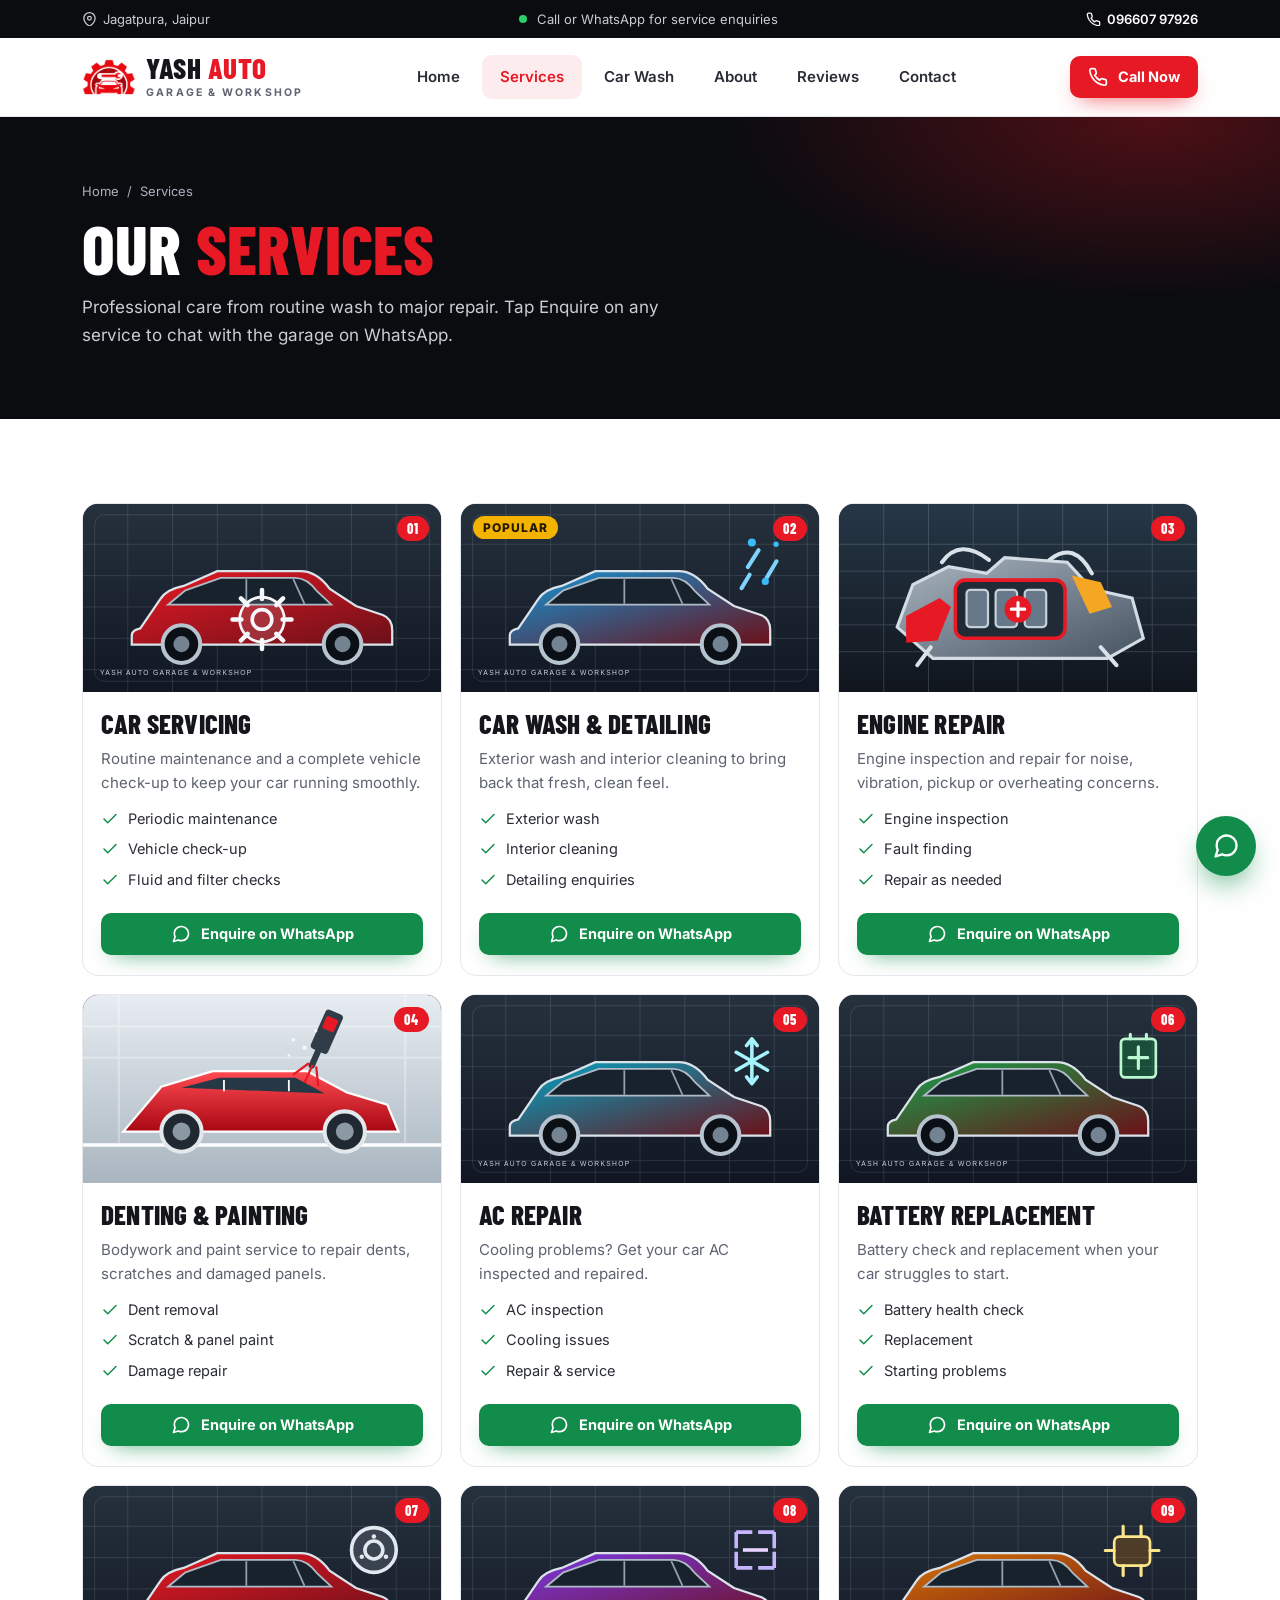
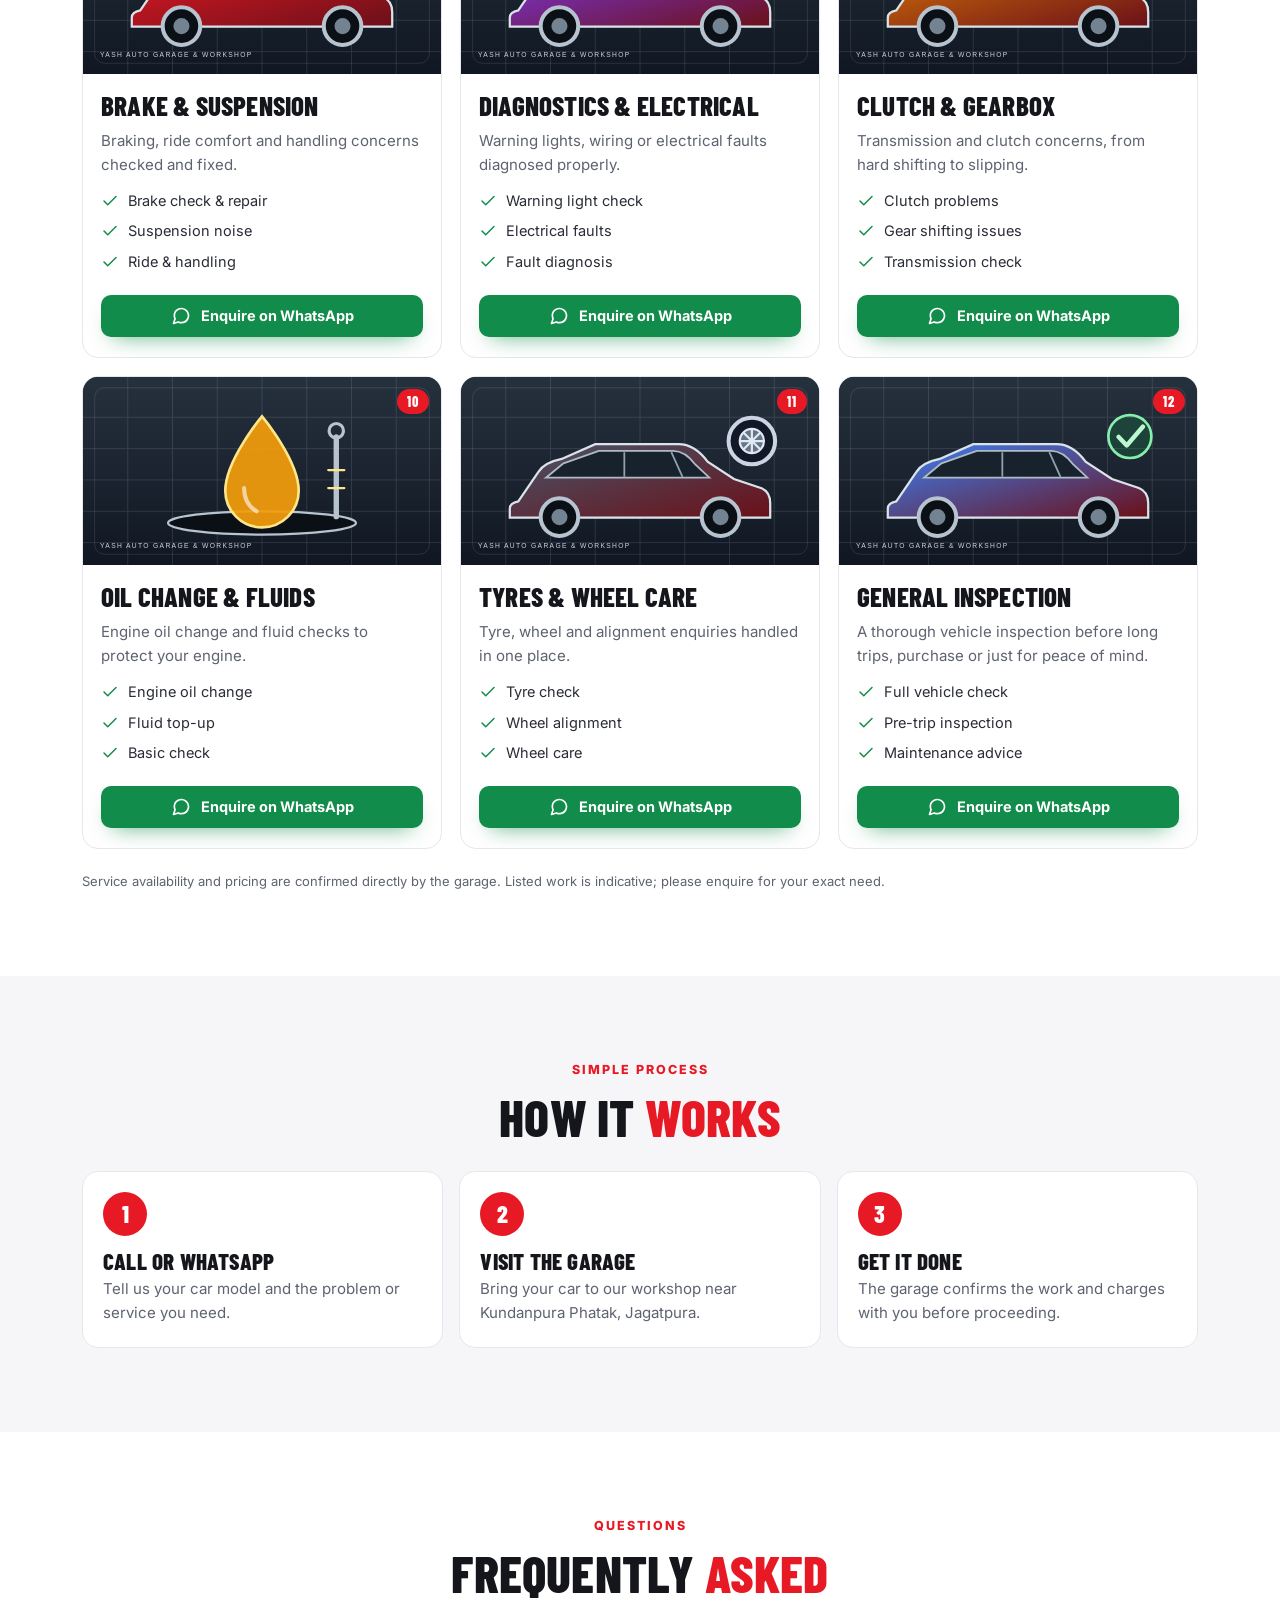
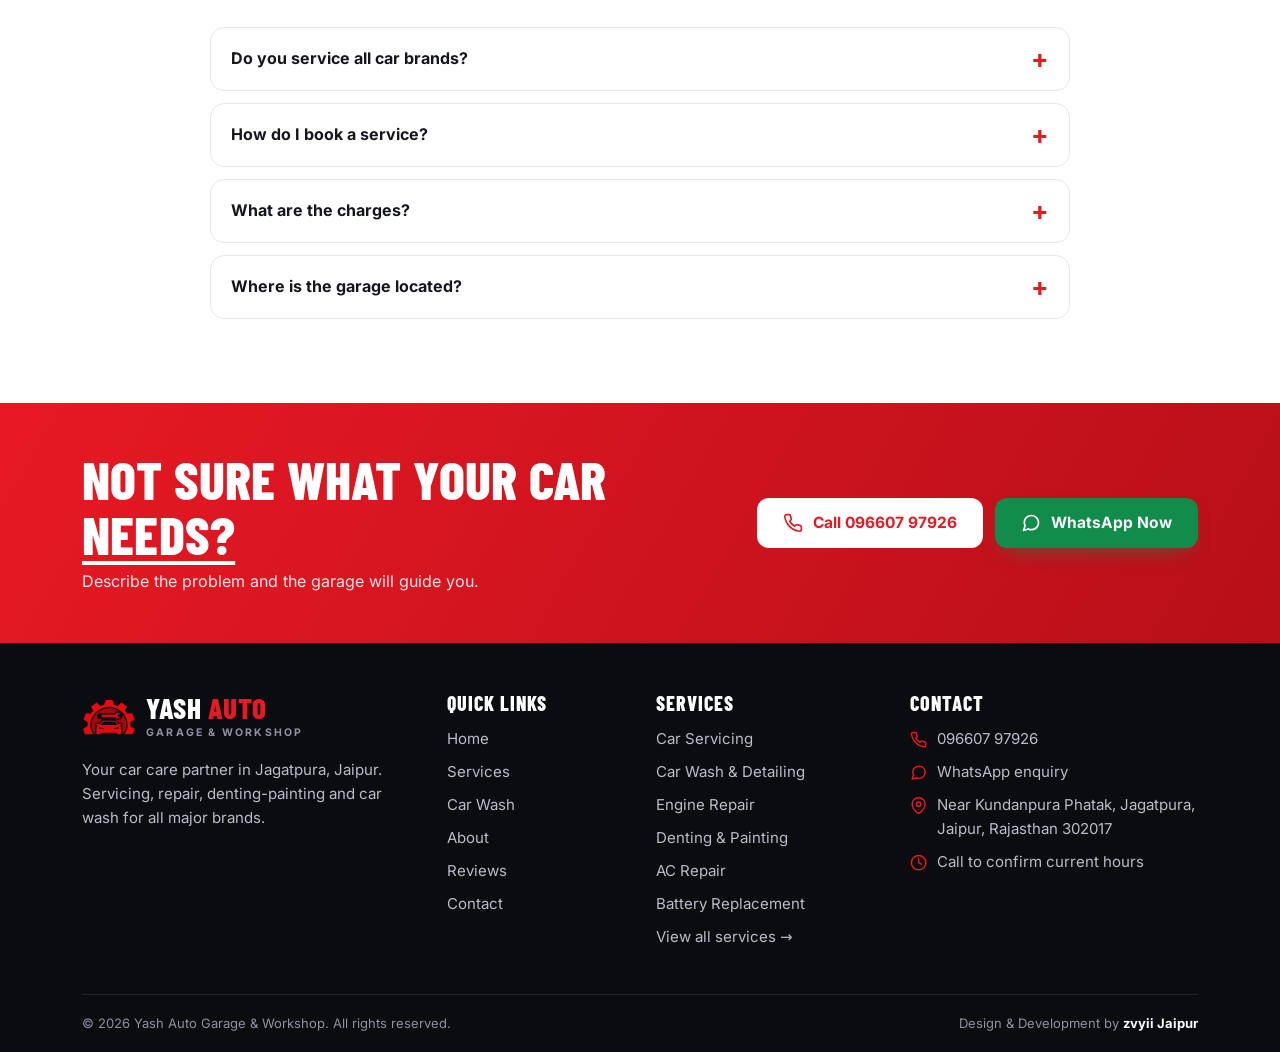
<file: services.html>
<!doctype html>
<html lang="en">
<head>
<meta charset="utf-8">
<meta name="viewport" content="width=device-width,initial-scale=1,viewport-fit=cover">
<title>Car Services in Jagatpura, Jaipur | Yash Auto Garage & Workshop</title>
<meta name="description" content="Car servicing, engine repair, denting & painting, AC repair, battery, brakes, diagnostics, clutch, oil change, tyres and car wash at Yash Auto Garage, Jaipur.">
<meta name="theme-color" content="#e71924">
<meta property="og:type" content="website">
<meta property="og:site_name" content="Yash Auto Garage &amp; Workshop">
<meta property="og:title" content="Car Services in Jagatpura, Jaipur | Yash Auto Garage & Workshop">
<meta property="og:description" content="Car servicing, engine repair, denting & painting, AC repair, battery, brakes, diagnostics, clutch, oil change, tyres and car wash at Yash Auto Garage, Jaipur.">
<meta property="og:image" content="assets/img/og-image.jpg">
<meta name="twitter:card" content="summary_large_image">
<link rel="icon" href="favicon.ico" sizes="any">
<link rel="icon" type="image/png" href="assets/img/favicon.png">
<link rel="apple-touch-icon" href="assets/img/apple-touch-icon.png">
<link rel="manifest" href="manifest.webmanifest">
<link rel="preload" href="assets/fonts/inter-latin-wght-normal.woff2" as="font" type="font/woff2" crossorigin>
<link rel="preload" href="assets/fonts/barlow-condensed-latin-800-normal.woff2" as="font" type="font/woff2" crossorigin>
<link rel="stylesheet" href="css/style.css">
<script defer src="js/main.js"></script>
</head>
<body>
<svg width="0" height="0" style="position:absolute" aria-hidden="true" focusable="false"><defs>
<symbol id="i-phone" viewBox="0 0 24 24"><path d="M22 16.92v3a2 2 0 0 1-2.18 2 19.79 19.79 0 0 1-8.63-3.07 19.5 19.5 0 0 1-6-6 19.79 19.79 0 0 1-3.07-8.67A2 2 0 0 1 4.11 2h3a2 2 0 0 1 2 1.72c.13.96.36 1.9.7 2.81a2 2 0 0 1-.45 2.11L8.09 9.91a16 16 0 0 0 6 6l1.27-1.27a2 2 0 0 1 2.11-.45c.91.34 1.85.57 2.81.7A2 2 0 0 1 22 16.92z"/></symbol>
<symbol id="i-wa" viewBox="0 0 24 24"><path d="M21 11.5a8.38 8.38 0 0 1-.9 3.8 8.5 8.5 0 0 1-7.6 4.7 8.38 8.38 0 0 1-3.8-.9L3 21l1.9-5.7a8.38 8.38 0 0 1-.9-3.8 8.5 8.5 0 0 1 4.7-7.6 8.38 8.38 0 0 1 3.8-.9h.5a8.48 8.48 0 0 1 8 8v.5z"/></symbol>
<symbol id="i-pin" viewBox="0 0 24 24"><path d="M21 10c0 7-9 13-9 13s-9-6-9-13a9 9 0 0 1 18 0z"/><circle cx="12" cy="10" r="3"/></symbol>
<symbol id="i-clock" viewBox="0 0 24 24"><circle cx="12" cy="12" r="10"/><path d="M12 6v6l4 2"/></symbol>
<symbol id="i-star" viewBox="0 0 24 24"><path d="M12 2l3.09 6.26L22 9.27l-5 4.87 1.18 6.88L12 17.77l-6.18 3.25L7 14.14 2 9.27l6.91-1.01z"/></symbol>
<symbol id="i-check" viewBox="0 0 24 24"><path d="M20 6L9 17l-5-5"/></symbol>
<symbol id="i-arrow" viewBox="0 0 24 24"><path d="M7 17L17 7M7 7h10v10"/></symbol>
<symbol id="i-menu" viewBox="0 0 24 24"><path d="M3 6h18M3 12h18M3 18h18"/></symbol>
<symbol id="i-close" viewBox="0 0 24 24"><path d="M18 6L6 18M6 6l12 12"/></symbol>
<symbol id="i-wrench" viewBox="0 0 24 24"><path d="M14.7 6.3a1 1 0 0 0 0 1.4l1.6 1.6a1 1 0 0 0 1.4 0l3.77-3.77a6 6 0 0 1-7.94 7.94l-6.91 6.91a2.12 2.12 0 0 1-3-3l6.91-6.91a6 6 0 0 1 7.94-7.94l-3.76 3.76z"/></symbol>
<symbol id="i-drop" viewBox="0 0 24 24"><path d="M12 2.69l5.66 5.66a8 8 0 1 1-11.31 0z"/></symbol>
<symbol id="i-shield" viewBox="0 0 24 24"><path d="M12 22s8-4 8-10V5l-8-3-8 3v7c0 6 8 10 8 10z"/><path d="M9 12l2 2 4-4"/></symbol>
<symbol id="i-grid" viewBox="0 0 24 24"><rect x="3" y="3" width="7" height="7" rx="1"/><rect x="14" y="3" width="7" height="7" rx="1"/><rect x="3" y="14" width="7" height="7" rx="1"/><rect x="14" y="14" width="7" height="7" rx="1"/></symbol>
<symbol id="i-chat" viewBox="0 0 24 24"><path d="M21 15a2 2 0 0 1-2 2H7l-4 4V5a2 2 0 0 1 2-2h14a2 2 0 0 1 2 2z"/></symbol>
</defs></svg>
<a class="skip" href="#main">Skip to content</a>
<div class="topstrip"><div class="container">
<span class="ts-loc"><svg class="ico " aria-hidden="true"><use href="#i-pin"/></svg> Jagatpura, Jaipur</span>
<span class="ts-r"><i class="dot"></i>&nbsp;Call or WhatsApp for service enquiries</span>
<a href="tel:+919660797926"><svg class="ico " aria-hidden="true"><use href="#i-phone"/></svg> 096607 97926</a>
</div></div>
<header class="site-header"><div class="container head-in">
<a class="brand" href="index.html" aria-label="Yash Auto Garage &amp; Workshop – Home"><img src="assets/img/logo-mark.png" width="54" height="36" alt=""><span><b>YASH <i>AUTO</i></b><small>GARAGE &amp; WORKSHOP</small></span></a>
<nav class="nav" aria-label="Main"><a href="index.html">Home</a><a href="services.html" aria-current="page">Services</a><a href="car-wash.html">Car Wash</a><a href="about.html">About</a><a href="reviews.html">Reviews</a><a href="contact.html">Contact</a></nav>
<div class="head-cta"><a class="btn btn-red btn-sm" href="tel:+919660797926"><svg class="ico " aria-hidden="true"><use href="#i-phone"/></svg> Call Now</a></div>
<button class="menu-btn" type="button" aria-label="Open menu" aria-expanded="false" aria-controls="mobile-nav"><svg class="ico i-menu" aria-hidden="true"><use href="#i-menu"/></svg><svg class="ico i-close" aria-hidden="true"><use href="#i-close"/></svg></button>
</div></header>
<nav class="mobile-nav" id="mobile-nav" aria-label="Mobile"><a class="nl" href="index.html">Home<svg class="ico " aria-hidden="true"><use href="#i-arrow"/></svg></a><a class="nl" href="services.html" aria-current="page">Services<svg class="ico " aria-hidden="true"><use href="#i-arrow"/></svg></a><a class="nl" href="car-wash.html">Car Wash<svg class="ico " aria-hidden="true"><use href="#i-arrow"/></svg></a><a class="nl" href="about.html">About<svg class="ico " aria-hidden="true"><use href="#i-arrow"/></svg></a><a class="nl" href="reviews.html">Reviews<svg class="ico " aria-hidden="true"><use href="#i-arrow"/></svg></a><a class="nl" href="contact.html">Contact<svg class="ico " aria-hidden="true"><use href="#i-arrow"/></svg></a>
<div class="mn-cta"><a class="btn btn-red" href="tel:+919660797926"><svg class="ico " aria-hidden="true"><use href="#i-phone"/></svg> Call 096607 97926</a><a class="btn btn-green" href="https://wa.me/919660797926?text=Hello%20Yash%20Auto%20Garage%2C%20I%20want%20to%20book%20a%20service."><svg class="ico " aria-hidden="true"><use href="#i-wa"/></svg> WhatsApp Us</a></div></nav>
<main id="main">
<section class="page-hero"><div class="container">
<div class="crumbs"><a href="index.html">Home</a><span>/</span><span>Services</span></div>
<h1>Our <em>Services</em></h1><p>Professional care from routine wash to major repair. Tap Enquire on any service to chat with the garage on WhatsApp.</p></div></section>
<section class="section"><div class="container">
<div class="grid c3"><article class="s-card rv" id="car-servicing">
<div class="ph"><img src="assets/services/car-service.svg" alt="Car Servicing" width="800" height="420" loading="lazy"><span class="num">01</span></div>
<div class="bd"><h3>Car Servicing</h3><p>Routine maintenance and a complete vehicle check-up to keep your car running smoothly.</p><ul class="ticks"><li><svg class="ico " aria-hidden="true"><use href="#i-check"/></svg>Periodic maintenance</li><li><svg class="ico " aria-hidden="true"><use href="#i-check"/></svg>Vehicle check-up</li><li><svg class="ico " aria-hidden="true"><use href="#i-check"/></svg>Fluid and filter checks</li></ul>
<div class="go"><a class="btn btn-green btn-sm btn-block" href="https://wa.me/919660797926?text=Hello%20Yash%20Auto%20Garage%2C%20I%20want%20to%20book%20car%20servicing."><svg class="ico " aria-hidden="true"><use href="#i-wa"/></svg> Enquire on WhatsApp</a></div></div></article>
<article class="s-card rv" id="car-wash">
<div class="ph"><img src="assets/services/car-wash.svg" alt="Car Wash & Detailing" width="800" height="420" loading="lazy"><span class="tag">POPULAR</span><span class="num">02</span></div>
<div class="bd"><h3>Car Wash & Detailing</h3><p>Exterior wash and interior cleaning to bring back that fresh, clean feel.</p><ul class="ticks"><li><svg class="ico " aria-hidden="true"><use href="#i-check"/></svg>Exterior wash</li><li><svg class="ico " aria-hidden="true"><use href="#i-check"/></svg>Interior cleaning</li><li><svg class="ico " aria-hidden="true"><use href="#i-check"/></svg>Detailing enquiries</li></ul>
<div class="go"><a class="btn btn-green btn-sm btn-block" href="https://wa.me/919660797926?text=Hello%20Yash%20Auto%20Garage%2C%20I%20want%20to%20enquire%20about%20car%20wash."><svg class="ico " aria-hidden="true"><use href="#i-wa"/></svg> Enquire on WhatsApp</a></div></div></article>
<article class="s-card rv" id="engine-repair">
<div class="ph"><img src="assets/services/engine-repair.svg" alt="Engine Repair" width="800" height="420" loading="lazy"><span class="num">03</span></div>
<div class="bd"><h3>Engine Repair</h3><p>Engine inspection and repair for noise, vibration, pickup or overheating concerns.</p><ul class="ticks"><li><svg class="ico " aria-hidden="true"><use href="#i-check"/></svg>Engine inspection</li><li><svg class="ico " aria-hidden="true"><use href="#i-check"/></svg>Fault finding</li><li><svg class="ico " aria-hidden="true"><use href="#i-check"/></svg>Repair as needed</li></ul>
<div class="go"><a class="btn btn-green btn-sm btn-block" href="https://wa.me/919660797926?text=Hello%20Yash%20Auto%20Garage%2C%20I%20want%20to%20enquire%20about%20engine%20repair."><svg class="ico " aria-hidden="true"><use href="#i-wa"/></svg> Enquire on WhatsApp</a></div></div></article>
<article class="s-card rv" id="denting-painting">
<div class="ph"><img src="assets/services/denting-painting.svg" alt="Denting & Painting" width="800" height="420" loading="lazy"><span class="num">04</span></div>
<div class="bd"><h3>Denting & Painting</h3><p>Bodywork and paint service to repair dents, scratches and damaged panels.</p><ul class="ticks"><li><svg class="ico " aria-hidden="true"><use href="#i-check"/></svg>Dent removal</li><li><svg class="ico " aria-hidden="true"><use href="#i-check"/></svg>Scratch & panel paint</li><li><svg class="ico " aria-hidden="true"><use href="#i-check"/></svg>Damage repair</li></ul>
<div class="go"><a class="btn btn-green btn-sm btn-block" href="https://wa.me/919660797926?text=Hello%20Yash%20Auto%20Garage%2C%20I%20want%20to%20enquire%20about%20denting%20and%20painting."><svg class="ico " aria-hidden="true"><use href="#i-wa"/></svg> Enquire on WhatsApp</a></div></div></article>
<article class="s-card rv" id="ac-repair">
<div class="ph"><img src="assets/services/ac-repair.svg" alt="AC Repair" width="800" height="420" loading="lazy"><span class="num">05</span></div>
<div class="bd"><h3>AC Repair</h3><p>Cooling problems? Get your car AC inspected and repaired.</p><ul class="ticks"><li><svg class="ico " aria-hidden="true"><use href="#i-check"/></svg>AC inspection</li><li><svg class="ico " aria-hidden="true"><use href="#i-check"/></svg>Cooling issues</li><li><svg class="ico " aria-hidden="true"><use href="#i-check"/></svg>Repair & service</li></ul>
<div class="go"><a class="btn btn-green btn-sm btn-block" href="https://wa.me/919660797926?text=Hello%20Yash%20Auto%20Garage%2C%20I%20want%20to%20enquire%20about%20AC%20repair."><svg class="ico " aria-hidden="true"><use href="#i-wa"/></svg> Enquire on WhatsApp</a></div></div></article>
<article class="s-card rv" id="battery">
<div class="ph"><img src="assets/services/battery.svg" alt="Battery Replacement" width="800" height="420" loading="lazy"><span class="num">06</span></div>
<div class="bd"><h3>Battery Replacement</h3><p>Battery check and replacement when your car struggles to start.</p><ul class="ticks"><li><svg class="ico " aria-hidden="true"><use href="#i-check"/></svg>Battery health check</li><li><svg class="ico " aria-hidden="true"><use href="#i-check"/></svg>Replacement</li><li><svg class="ico " aria-hidden="true"><use href="#i-check"/></svg>Starting problems</li></ul>
<div class="go"><a class="btn btn-green btn-sm btn-block" href="https://wa.me/919660797926?text=Hello%20Yash%20Auto%20Garage%2C%20I%20want%20to%20enquire%20about%20battery%20replacement."><svg class="ico " aria-hidden="true"><use href="#i-wa"/></svg> Enquire on WhatsApp</a></div></div></article>
<article class="s-card rv" id="brake-suspension">
<div class="ph"><img src="assets/services/brakes.svg" alt="Brake & Suspension" width="800" height="420" loading="lazy"><span class="num">07</span></div>
<div class="bd"><h3>Brake & Suspension</h3><p>Braking, ride comfort and handling concerns checked and fixed.</p><ul class="ticks"><li><svg class="ico " aria-hidden="true"><use href="#i-check"/></svg>Brake check & repair</li><li><svg class="ico " aria-hidden="true"><use href="#i-check"/></svg>Suspension noise</li><li><svg class="ico " aria-hidden="true"><use href="#i-check"/></svg>Ride & handling</li></ul>
<div class="go"><a class="btn btn-green btn-sm btn-block" href="https://wa.me/919660797926?text=Hello%20Yash%20Auto%20Garage%2C%20I%20want%20to%20enquire%20about%20brake%20and%20suspension."><svg class="ico " aria-hidden="true"><use href="#i-wa"/></svg> Enquire on WhatsApp</a></div></div></article>
<article class="s-card rv" id="diagnostics">
<div class="ph"><img src="assets/services/diagnostics.svg" alt="Diagnostics & Electrical" width="800" height="420" loading="lazy"><span class="num">08</span></div>
<div class="bd"><h3>Diagnostics & Electrical</h3><p>Warning lights, wiring or electrical faults diagnosed properly.</p><ul class="ticks"><li><svg class="ico " aria-hidden="true"><use href="#i-check"/></svg>Warning light check</li><li><svg class="ico " aria-hidden="true"><use href="#i-check"/></svg>Electrical faults</li><li><svg class="ico " aria-hidden="true"><use href="#i-check"/></svg>Fault diagnosis</li></ul>
<div class="go"><a class="btn btn-green btn-sm btn-block" href="https://wa.me/919660797926?text=Hello%20Yash%20Auto%20Garage%2C%20I%20want%20to%20enquire%20about%20car%20diagnostics%20and%20electrical%20work."><svg class="ico " aria-hidden="true"><use href="#i-wa"/></svg> Enquire on WhatsApp</a></div></div></article>
<article class="s-card rv" id="clutch-gearbox">
<div class="ph"><img src="assets/services/clutch-gearbox.svg" alt="Clutch & Gearbox" width="800" height="420" loading="lazy"><span class="num">09</span></div>
<div class="bd"><h3>Clutch & Gearbox</h3><p>Transmission and clutch concerns, from hard shifting to slipping.</p><ul class="ticks"><li><svg class="ico " aria-hidden="true"><use href="#i-check"/></svg>Clutch problems</li><li><svg class="ico " aria-hidden="true"><use href="#i-check"/></svg>Gear shifting issues</li><li><svg class="ico " aria-hidden="true"><use href="#i-check"/></svg>Transmission check</li></ul>
<div class="go"><a class="btn btn-green btn-sm btn-block" href="https://wa.me/919660797926?text=Hello%20Yash%20Auto%20Garage%2C%20I%20want%20to%20enquire%20about%20clutch%20and%20gearbox."><svg class="ico " aria-hidden="true"><use href="#i-wa"/></svg> Enquire on WhatsApp</a></div></div></article>
<article class="s-card rv" id="oil-change">
<div class="ph"><img src="assets/services/oil-change.svg" alt="Oil Change & Fluids" width="800" height="420" loading="lazy"><span class="num">10</span></div>
<div class="bd"><h3>Oil Change & Fluids</h3><p>Engine oil change and fluid checks to protect your engine.</p><ul class="ticks"><li><svg class="ico " aria-hidden="true"><use href="#i-check"/></svg>Engine oil change</li><li><svg class="ico " aria-hidden="true"><use href="#i-check"/></svg>Fluid top-up</li><li><svg class="ico " aria-hidden="true"><use href="#i-check"/></svg>Basic check</li></ul>
<div class="go"><a class="btn btn-green btn-sm btn-block" href="https://wa.me/919660797926?text=Hello%20Yash%20Auto%20Garage%2C%20I%20want%20to%20enquire%20about%20oil%20change."><svg class="ico " aria-hidden="true"><use href="#i-wa"/></svg> Enquire on WhatsApp</a></div></div></article>
<article class="s-card rv" id="tyres-wheels">
<div class="ph"><img src="assets/services/tyre-care.svg" alt="Tyres & Wheel Care" width="800" height="420" loading="lazy"><span class="num">11</span></div>
<div class="bd"><h3>Tyres & Wheel Care</h3><p>Tyre, wheel and alignment enquiries handled in one place.</p><ul class="ticks"><li><svg class="ico " aria-hidden="true"><use href="#i-check"/></svg>Tyre check</li><li><svg class="ico " aria-hidden="true"><use href="#i-check"/></svg>Wheel alignment</li><li><svg class="ico " aria-hidden="true"><use href="#i-check"/></svg>Wheel care</li></ul>
<div class="go"><a class="btn btn-green btn-sm btn-block" href="https://wa.me/919660797926?text=Hello%20Yash%20Auto%20Garage%2C%20I%20want%20to%20enquire%20about%20tyres%20and%20wheel%20care."><svg class="ico " aria-hidden="true"><use href="#i-wa"/></svg> Enquire on WhatsApp</a></div></div></article>
<article class="s-card rv" id="inspection">
<div class="ph"><img src="assets/services/inspection.svg" alt="General Inspection" width="800" height="420" loading="lazy"><span class="num">12</span></div>
<div class="bd"><h3>General Inspection</h3><p>A thorough vehicle inspection before long trips, purchase or just for peace of mind.</p><ul class="ticks"><li><svg class="ico " aria-hidden="true"><use href="#i-check"/></svg>Full vehicle check</li><li><svg class="ico " aria-hidden="true"><use href="#i-check"/></svg>Pre-trip inspection</li><li><svg class="ico " aria-hidden="true"><use href="#i-check"/></svg>Maintenance advice</li></ul>
<div class="go"><a class="btn btn-green btn-sm btn-block" href="https://wa.me/919660797926?text=Hello%20Yash%20Auto%20Garage%2C%20I%20want%20to%20enquire%20about%20general%20car%20inspection."><svg class="ico " aria-hidden="true"><use href="#i-wa"/></svg> Enquire on WhatsApp</a></div></div></article>
</div>
<p class="note">Service availability and pricing are confirmed directly by the garage. Listed work is indicative; please enquire for your exact need.</p>
</div></section>
<section class="section alt"><div class="container">
<div class="sec-head center rv"><span class="kicker">Simple process</span><h2>How it <em>works</em></h2></div>
<div class="steps">
<div class="step rv"><h3>Call or WhatsApp</h3><p>Tell us your car model and the problem or service you need.</p></div>
<div class="step rv"><h3>Visit the garage</h3><p>Bring your car to our workshop near Kundanpura Phatak, Jagatpura.</p></div>
<div class="step rv"><h3>Get it done</h3><p>The garage confirms the work and charges with you before proceeding.</p></div>
</div></div></section>
<section class="section"><div class="container">
<div class="sec-head center rv"><span class="kicker">Questions</span><h2>Frequently <em>asked</em></h2></div>
<div class="faq rv"><details><summary>Do you service all car brands?</summary><p>We are a multi-brand workshop and handle many popular makes such as Maruti Suzuki, Hyundai, Tata, Mahindra, Honda and Toyota. Please call or WhatsApp with your exact model so the garage can confirm.</p></details><details><summary>How do I book a service?</summary><p>Tap Book Service or WhatsApp on this site, or call 096607 97926. Share your car model and the work you need.</p></details><details><summary>What are the charges?</summary><p>Charges depend on your car and the work required. The garage confirms availability and pricing directly with you.</p></details><details><summary>Where is the garage located?</summary><p>Near Kundanpura Phatak, Jagatpura, Jaipur, Rajasthan 302017. Use the Directions button for Google Maps.</p></details></div></div></section>
<section class="cta-band"><div class="container cta-in">
<div><h2>Not sure what your car <em>needs?</em></h2><p>Describe the problem and the garage will guide you.</p></div>
<div class="cta-btns"><a class="btn btn-red" href="tel:+919660797926"><svg class="ico " aria-hidden="true"><use href="#i-phone"/></svg> Call 096607 97926</a><a class="btn btn-green" href="https://wa.me/919660797926?text=Hello%20Yash%20Auto%20Garage%2C%20I%20want%20to%20book%20a%20service."><svg class="ico " aria-hidden="true"><use href="#i-wa"/></svg> WhatsApp Now</a></div>
</div></section>
</main>
<footer class="site-footer"><div class="container">
<div class="f-grid">
<div class="f-brand"><a class="brand" href="index.html"><img src="assets/img/logo-mark.png" width="54" height="36" alt=""><span><b>YASH <i>AUTO</i></b><small>GARAGE &amp; WORKSHOP</small></span></a>
<p>Your car care partner in Jagatpura, Jaipur. Servicing, repair, denting-painting and car wash for all major brands.</p></div>
<div><h4>Quick Links</h4><ul><li><a href="index.html">Home</a></li><li><a href="services.html">Services</a></li><li><a href="car-wash.html">Car Wash</a></li><li><a href="about.html">About</a></li><li><a href="reviews.html">Reviews</a></li><li><a href="contact.html">Contact</a></li></ul></div>
<div><h4>Services</h4><ul><li><a href="services.html#car-servicing">Car Servicing</a></li><li><a href="services.html#car-wash">Car Wash & Detailing</a></li><li><a href="services.html#engine-repair">Engine Repair</a></li><li><a href="services.html#denting-painting">Denting & Painting</a></li><li><a href="services.html#ac-repair">AC Repair</a></li><li><a href="services.html#battery">Battery Replacement</a></li><li><a href="services.html">View all services →</a></li></ul></div>
<div><h4>Contact</h4><ul class="f-contact">
<li><svg class="ico " aria-hidden="true"><use href="#i-phone"/></svg><a href="tel:+919660797926">096607 97926</a></li>
<li><svg class="ico " aria-hidden="true"><use href="#i-wa"/></svg><a href="https://wa.me/919660797926?text=Hello%20Yash%20Auto%20Garage%2C%20I%20want%20to%20book%20a%20service.">WhatsApp enquiry</a></li>
<li><svg class="ico " aria-hidden="true"><use href="#i-pin"/></svg><a href="https://www.google.com/maps/search/?api=1&query=Yash%20Auto%20Garage%20near%20Kundanpura%20Phatak%20Jaipur%20Rajasthan%20302017" target="_blank" rel="noopener">Near Kundanpura Phatak, Jagatpura, Jaipur, Rajasthan 302017</a></li>
<li><svg class="ico " aria-hidden="true"><use href="#i-clock"/></svg><span>Call to confirm current hours</span></li></ul></div>
</div>
<div class="f-bottom"><span>© <span id="year">2026</span> Yash Auto Garage &amp; Workshop. All rights reserved.</span><span>Design &amp; Development by <strong>zvyii Jaipur</strong></span></div>
</div></footer>
<nav class="bar" aria-label="Quick actions">
<a class="b-call" href="tel:+919660797926"><svg class="ico " aria-hidden="true"><use href="#i-phone"/></svg><span>Call</span></a>
<a class="b-wa" href="https://wa.me/919660797926?text=Hello%20Yash%20Auto%20Garage%2C%20I%20want%20to%20book%20a%20service."><svg class="ico " aria-hidden="true"><use href="#i-wa"/></svg><span>WhatsApp</span></a>
<a class="b-map" href="https://www.google.com/maps/search/?api=1&query=Yash%20Auto%20Garage%20near%20Kundanpura%20Phatak%20Jaipur%20Rajasthan%20302017" target="_blank" rel="noopener"><svg class="ico " aria-hidden="true"><use href="#i-pin"/></svg><span>Directions</span></a>
</nav>
<a class="fab" href="https://wa.me/919660797926?text=Hello%20Yash%20Auto%20Garage%2C%20I%20want%20to%20book%20a%20service." aria-label="Chat on WhatsApp"><svg class="ico " aria-hidden="true"><use href="#i-wa"/></svg></a>
</body>
</html>
</file>
<file: css/style.css>
/* Yash Auto Garage & Workshop — site styles (mobile first) */
@font-face{font-family:"Inter";src:url("../assets/fonts/inter-latin-wght-normal.woff2") format("woff2");font-weight:100 900;font-display:swap}
@font-face{font-family:"Barlow Condensed";src:url("../assets/fonts/barlow-condensed-latin-600-normal.woff2") format("woff2");font-weight:600;font-display:swap}
@font-face{font-family:"Barlow Condensed";src:url("../assets/fonts/barlow-condensed-latin-700-normal.woff2") format("woff2");font-weight:700;font-display:swap}
@font-face{font-family:"Barlow Condensed";src:url("../assets/fonts/barlow-condensed-latin-800-normal.woff2") format("woff2");font-weight:800;font-display:swap}

:root{
  --red:#e71924;--red-d:#b80f19;--red-l:#fdecee;
  --ink:#14161b;--ink2:#2a2d36;--muted:#5d6370;--line:#e6e7ec;--bg:#f6f6f8;--white:#fff;
  --dark:#0b0c10;--dark2:#15171d;--green:#128c4a;--green-d:#0d6e3a;--gold:#f5b301;
  --r:16px;--r-sm:10px;--shadow:0 10px 30px -12px rgba(20,22,27,.25);--shadow-sm:0 2px 10px rgba(20,22,27,.08);
  --hd:"Barlow Condensed","Arial Narrow",Arial,sans-serif;--bd:"Inter",system-ui,-apple-system,"Segoe UI",Roboto,Arial,sans-serif;
  --head-h:68px;--bar-h:64px;
}
*,*::before,*::after{box-sizing:border-box}
html{scroll-behavior:smooth;scroll-padding-top:84px;-webkit-text-size-adjust:100%}
body{margin:0;font-family:var(--bd);font-size:16px;line-height:1.6;color:var(--ink);background:var(--white);padding-bottom:calc(var(--bar-h) + env(safe-area-inset-bottom));overflow-x:hidden}
img,svg{max-width:100%;display:block}
img{height:auto}
a{color:inherit;text-decoration:none}
h1,h2,h3,h4{font-family:var(--hd);text-transform:uppercase;line-height:1.02;margin:0;font-weight:800;letter-spacing:.2px}
p{margin:0}
ul{margin:0;padding:0;list-style:none}
:focus-visible{outline:3px solid var(--red);outline-offset:3px;border-radius:6px}
.ico{width:1.15em;height:1.15em;stroke:currentColor;fill:none;stroke-width:2;stroke-linecap:round;stroke-linejoin:round;flex:none}
.ico.fill{fill:currentColor;stroke:none}
.container{width:100%;max-width:1180px;margin:0 auto;padding:0 20px}
.skip{position:absolute;left:-999px;top:8px;background:var(--red);color:#fff;padding:10px 16px;border-radius:8px;z-index:100}
.skip:focus{left:8px}
.sr-only{position:absolute;width:1px;height:1px;overflow:hidden;clip:rect(0 0 0 0);white-space:nowrap}

/* Top strip */
.topstrip{background:var(--dark);color:#c9ccd4;font-size:13px}
.topstrip .container{display:flex;justify-content:space-between;align-items:center;gap:12px;min-height:38px}
.topstrip a{display:inline-flex;align-items:center;gap:6px;color:#fff;font-weight:600}
.topstrip .ts-loc,.topstrip .ts-r{display:none}
.topstrip .container{justify-content:center}
.topstrip .ts-loc,.topstrip .ts-r{align-items:center;gap:6px}
.dot{width:8px;height:8px;border-radius:50%;background:#2ad16b;box-shadow:0 0 0 0 rgba(42,209,107,.6);animation:pulse 2s infinite}
@keyframes pulse{70%{box-shadow:0 0 0 8px rgba(42,209,107,0)}100%{box-shadow:0 0 0 0 rgba(42,209,107,0)}}

/* Header */
.site-header{position:sticky;top:0;z-index:60;background:rgba(255,255,255,.96);backdrop-filter:saturate(1.4) blur(10px);border-bottom:1px solid var(--line);transition:box-shadow .2s}
.site-header.scrolled{box-shadow:0 6px 24px -14px rgba(0,0,0,.35)}
.head-in{display:flex;align-items:center;justify-content:space-between;height:var(--head-h)}
.brand{display:flex;align-items:center;gap:10px}
.brand img{width:46px;height:auto}
.brand b{display:block;font-family:var(--hd);font-size:25px;line-height:1;font-weight:800;letter-spacing:.5px;color:var(--ink)}
.brand b i{font-style:normal;color:var(--red)}
.brand small{display:block;font-size:10.5px;letter-spacing:2.2px;font-weight:700;color:var(--muted);margin-top:3px}
.nav,.head-cta{display:none}
.menu-btn{width:46px;height:46px;border:1px solid var(--line);background:#fff;border-radius:12px;display:grid;place-items:center;cursor:pointer;color:var(--ink)}
.menu-btn .ico{width:22px;height:22px}
.menu-btn .i-close{display:none}
.menu-btn[aria-expanded="true"] .i-menu{display:none}
.menu-btn[aria-expanded="true"] .i-close{display:block}
.mobile-nav{display:none;position:fixed;inset:calc(var(--head-h) + 38px) 0 0 0;background:#fff;z-index:55;padding:14px 20px calc(var(--bar-h) + 24px);overflow:auto}
.mobile-nav.open{display:block}
.mobile-nav a.nl{display:flex;justify-content:space-between;align-items:center;padding:17px 4px;border-bottom:1px solid var(--line);font-weight:700;font-size:18px}
.mobile-nav a.nl[aria-current="page"]{color:var(--red)}
.mobile-nav .mn-cta{display:grid;gap:10px;margin-top:22px}

/* Buttons */
.btn{display:inline-flex;align-items:center;justify-content:center;gap:10px;min-height:50px;padding:0 24px;border-radius:12px;font-weight:700;font-size:15.5px;border:2px solid transparent;cursor:pointer;transition:transform .15s,background .15s,box-shadow .15s,color .15s;font-family:var(--bd);text-align:center;line-height:1.2}
.btn:hover{transform:translateY(-2px)}
.btn-red{background:var(--red);color:#fff;box-shadow:0 10px 22px -10px rgba(231,25,36,.7)}
.btn-red:hover{background:var(--red-d)}
.btn-green{background:var(--green);color:#fff;box-shadow:0 10px 22px -12px rgba(18,140,74,.8)}
.btn-green:hover{background:var(--green-d)}
.btn-dark{background:var(--ink);color:#fff}
.btn-dark:hover{background:#000}
.btn-ghost{background:rgba(255,255,255,.08);color:#fff;border-color:rgba(255,255,255,.35)}
.btn-ghost:hover{background:rgba(255,255,255,.18)}
.btn-line{background:#fff;color:var(--ink);border-color:var(--line)}
.btn-line:hover{border-color:var(--ink)}
.btn-sm{min-height:42px;padding:0 16px;font-size:14.5px;border-radius:10px}
.btn-block{width:100%}
.btn .ico{width:20px;height:20px}

/* Hero */
.hero{background:radial-gradient(900px 420px at 85% -10%,rgba(231,25,36,.28),transparent 60%),var(--dark);color:#fff;overflow:hidden}
.hero-in{display:grid;gap:26px;padding:0 0 36px}
.hero-media{position:relative;margin:0 -20px;order:-1}
.hero-media img{width:100%;aspect-ratio:1672/941;object-fit:cover}
.hero-media::after{content:"";position:absolute;inset:auto 0 0 0;height:45%;background:linear-gradient(to top,var(--dark),transparent)}
.rating-chip{position:absolute;left:20px;bottom:14px;z-index:2;display:flex;align-items:center;gap:10px;background:rgba(255,255,255,.96);color:var(--ink);padding:8px 14px 8px 10px;border-radius:14px;box-shadow:var(--shadow)}
.rating-chip .big{font-family:var(--hd);font-size:30px;font-weight:800;line-height:1}
.rating-chip small{display:block;font-size:12px;color:var(--muted);line-height:1.2}
.stars{color:var(--gold);letter-spacing:2px;font-size:14px;line-height:1}
.eyebrow{display:inline-flex;align-items:center;gap:8px;font-size:12.5px;font-weight:800;letter-spacing:2px;color:#ff8a91;text-transform:uppercase}
.eyebrow::before{content:"";width:26px;height:3px;background:var(--red);border-radius:3px}
.hero h1{font-size:clamp(46px,13vw,84px);line-height:.92;margin:14px 0 16px}
.hero h1 em{font-style:normal;color:var(--red)}
.hero p.lead{color:#c9ccd4;font-size:17px;max-width:520px}
.hero-cta{display:grid;gap:12px;margin-top:24px}
.hero-tags{display:flex;flex-wrap:wrap;gap:8px 18px;margin-top:22px;font-size:14px;font-weight:600;color:#e5e7ec}
.hero-tags span{display:inline-flex;align-items:center;gap:6px}
.hero-tags .ico{color:#2ad16b;width:18px;height:18px}

/* Page hero */
.page-hero{background:radial-gradient(700px 300px at 90% 0,rgba(231,25,36,.3),transparent 60%),var(--dark);color:#fff;padding:38px 0 42px}
.crumbs{font-size:13px;color:#aab0bd;display:flex;gap:8px;align-items:center;margin-bottom:14px}
.crumbs a:hover{color:#fff}
.page-hero h1{font-size:clamp(40px,10vw,68px);line-height:.95}
.page-hero h1 em{font-style:normal;color:var(--red)}
.page-hero p{margin-top:14px;color:#c9ccd4;max-width:620px;font-size:17px}

/* Quick actions + trust strip */
.trust{background:#fff;border-bottom:1px solid var(--line)}
.trust-grid{display:grid;grid-template-columns:1fr 1fr;gap:0}
.trust-item{display:flex;align-items:center;gap:12px;padding:18px 12px;border-bottom:1px solid var(--line)}
.trust-item:nth-child(odd){border-right:1px solid var(--line)}
.trust-item:nth-last-child(-n+2){border-bottom:0}
.trust-item .ti{width:42px;height:42px;border-radius:12px;background:var(--red-l);color:var(--red);display:grid;place-items:center;flex:none}
.trust-item b{display:block;font-size:15px;line-height:1.2}
.trust-item small{font-size:12.5px;color:var(--muted);line-height:1.3;display:block}

/* Sections */
.section{padding:56px 0}
.section.alt{background:var(--bg)}
.section.dark{background:var(--dark);color:#fff}
.sec-head{display:flex;flex-direction:column;gap:10px;margin-bottom:28px;max-width:680px}
.sec-head.center{margin-left:auto;margin-right:auto;text-align:center;align-items:center}
.kicker{font-size:12.5px;font-weight:800;letter-spacing:2px;color:var(--red);text-transform:uppercase}
.sec-head h2{font-size:clamp(34px,8vw,52px)}
.sec-head h2 em,.cta-band h2 em{font-style:normal;color:var(--red)}
.sec-head p{color:var(--muted);font-size:17px}
.dark .sec-head p{color:#b9bdc8}
.sec-foot{margin-top:28px;display:flex;justify-content:center}
.note{font-size:13px;color:var(--muted);margin-top:22px}

/* Service cards */
.grid{display:grid;gap:18px}
.s-card{background:#fff;border:1px solid var(--line);border-radius:var(--r);overflow:hidden;display:flex;flex-direction:column;transition:transform .2s,box-shadow .2s,border-color .2s}
.s-card:hover{transform:translateY(-4px);box-shadow:var(--shadow);border-color:#d6d8df}
.s-card .ph{position:relative;aspect-ratio:800/420;background:#1b2430}
.s-card .ph img{width:100%;height:100%;object-fit:cover}
.s-card .num{position:absolute;right:12px;top:12px;background:var(--red);color:#fff;font:800 14px var(--hd);letter-spacing:1px;padding:4px 10px;border-radius:999px}
.s-card .tag{position:absolute;left:12px;top:12px;background:var(--gold);color:#241a00;font:800 12px var(--bd);letter-spacing:1px;padding:4px 10px;border-radius:999px}
.s-card .bd{padding:18px 18px 20px;display:flex;flex-direction:column;gap:10px;flex:1}
.s-card h3{font-size:27px}
.s-card p{color:var(--muted);font-size:15px}
.ticks{display:grid;gap:7px;margin:2px 0 6px;font-size:14.5px;color:var(--ink2)}
.ticks li{display:flex;gap:9px;align-items:flex-start}
.ticks .ico{color:var(--green);width:18px;height:18px;margin-top:3px}
.s-card .go{margin-top:auto;padding-top:6px}
.s-card.mini .bd{padding:16px}
.s-card.mini h3{font-size:24px}

/* Wash banner */
.wash{position:relative;color:#fff;overflow:hidden;isolation:isolate;background:var(--dark)}
.wash::before{content:"";position:absolute;inset:0;z-index:-2;background:url("../assets/img/garage-front-900.webp") 50% 78%/cover no-repeat}
.wash::after{content:"";position:absolute;inset:0;z-index:-1;background:linear-gradient(90deg,rgba(8,9,14,.96),rgba(8,9,14,.82) 55%,rgba(8,9,14,.55))}
.wash .in{padding:60px 0;max-width:640px}
.wash h2{font-size:clamp(36px,9vw,64px);margin:12px 0 14px}
.wash h2 em{font-style:normal;color:var(--red)}
.wash p{color:#d4d7de;font-size:17px;margin-bottom:24px}

/* Features */
.feat-grid{display:grid;gap:16px}
.feat{background:#fff;border:1px solid var(--line);border-radius:var(--r);padding:22px}
.feat .fi{width:50px;height:50px;border-radius:14px;background:var(--red);color:#fff;display:grid;place-items:center;margin-bottom:14px}
.feat .fi .ico{width:24px;height:24px}
.feat h3{font-size:24px;margin-bottom:6px}
.feat p{color:var(--muted);font-size:15px}

/* Steps */
.steps{display:grid;gap:16px;counter-reset:s}
.step{position:relative;background:#fff;border:1px solid var(--line);border-radius:var(--r);padding:22px 22px 22px 80px}
.step::before{counter-increment:s;content:counter(s);position:absolute;left:20px;top:20px;width:44px;height:44px;border-radius:50%;background:var(--red);color:#fff;display:grid;place-items:center;font:800 24px var(--hd)}
.step h3{font-size:23px;margin-bottom:4px}
.step p{color:var(--muted);font-size:15px}

/* Brands */
.brand-pills{display:flex;flex-wrap:wrap;gap:10px}
.brand-pills span{padding:11px 18px;background:#fff;border:1px solid var(--line);border-radius:999px;font-weight:700;font-size:14px;letter-spacing:.4px}
.section.dark .brand-pills span{background:#171a21;border-color:#262a33;color:#fff}

/* Reviews */
.rating-card{display:grid;gap:18px;background:var(--dark);color:#fff;border-radius:var(--r);padding:24px;align-items:center}
.rating-card .score{font:800 76px/1 var(--hd);color:#fff}
.rating-card .score small{font-size:26px;color:#9aa0ad}
.rating-card .stars{font-size:22px}
.rating-card p{color:#b9bdc8;font-size:14.5px;margin-top:4px}
.g-badge{width:46px;height:46px;border-radius:50%;background:#fff;color:#4285f4;display:grid;place-items:center;font:800 26px var(--bd);margin-bottom:10px}
.review{background:#fff;border:1px solid var(--line);border-radius:var(--r);padding:22px;display:flex;flex-direction:column;gap:12px}
.review .q{font-size:18px;font-weight:600;line-height:1.45}
.review .who{display:flex;align-items:center;gap:12px;margin-top:auto}
.avatar{width:42px;height:42px;border-radius:50%;background:var(--red-l);color:var(--red);display:grid;place-items:center;font:800 20px var(--hd)}
.review small{color:var(--muted);display:block;font-size:12.5px}

/* CTA band */
.cta-band{background:linear-gradient(120deg,var(--red) 0,var(--red-d) 100%);color:#fff;padding:48px 0}
.cta-in{display:grid;gap:22px;align-items:center}
.cta-band h2{font-size:clamp(34px,8vw,54px)}
.cta-band h2 em{color:#fff;text-decoration:underline;text-decoration-thickness:4px;text-underline-offset:6px}
.cta-band p{color:#ffe3e5;margin-top:8px}
.cta-btns{display:grid;gap:12px}
.cta-band .btn-red{background:#fff;color:var(--red);box-shadow:none}
.cta-band .btn-red:hover{background:#f3f3f3}

/* Split */
.split{display:grid;gap:30px;align-items:center}
.split-img{border-radius:20px;overflow:hidden;box-shadow:var(--shadow);position:relative}
.split-img img{width:100%;aspect-ratio:4/3;object-fit:cover}
.split h2{font-size:clamp(34px,8vw,52px);margin:8px 0 14px}
.split h2 em{font-style:normal;color:var(--red)}
.split p{color:var(--muted);margin-bottom:14px;font-size:16.5px}
.chips{display:flex;flex-wrap:wrap;gap:10px;margin:18px 0 24px}
.chips span{display:inline-flex;align-items:center;gap:8px;background:var(--red-l);color:var(--red-d);font-weight:700;font-size:14px;padding:9px 14px;border-radius:999px}
.chips .ico{width:17px;height:17px}

/* FAQ */
.faq{display:grid;gap:12px;max-width:860px;margin:0 auto}
.faq details{background:#fff;border:1px solid var(--line);border-radius:14px;padding:0 20px}
.faq summary{cursor:pointer;list-style:none;font-weight:700;padding:18px 0;display:flex;justify-content:space-between;gap:14px;align-items:center}
.faq summary::-webkit-details-marker{display:none}
.faq summary::after{content:"+";font:700 26px/1 var(--bd);color:var(--red);flex:none;transition:transform .2s}
.faq details[open] summary::after{transform:rotate(45deg)}
.faq details p{color:var(--muted);padding:0 0 18px;font-size:15.5px}

/* Contact */
.contact-grid{display:grid;gap:24px}
.info-card,.form-card{background:#fff;border:1px solid var(--line);border-radius:20px;padding:24px;box-shadow:var(--shadow-sm)}
.info-row{display:flex;gap:14px;padding:16px 0;border-bottom:1px solid var(--line)}
.info-row:first-of-type{padding-top:0}
.info-row:last-of-type{border:0}
.info-row .ii{width:46px;height:46px;border-radius:13px;background:var(--red-l);color:var(--red);display:grid;place-items:center;flex:none}
.info-row small{display:block;font-size:11.5px;font-weight:800;letter-spacing:1.6px;color:var(--muted);text-transform:uppercase}
.info-row b,.info-row a.v{display:block;font-size:17px;line-height:1.4;font-weight:700;margin-top:2px}
.info-row a.v:hover{color:var(--red)}
.form-card h2{font-size:34px;margin-bottom:6px}
.form-card>p{color:var(--muted);font-size:15px;margin-bottom:18px}
.field{display:grid;gap:6px;margin-bottom:14px}
.field label{font-size:13.5px;font-weight:700}
.field input,.field select,.field textarea{width:100%;font:inherit;font-size:16px;padding:13px 14px;border:1.5px solid #d6d8df;border-radius:11px;background:#fff;color:var(--ink);min-height:50px}
.field textarea{min-height:104px;resize:vertical}
.field input:focus,.field select:focus,.field textarea:focus{outline:none;border-color:var(--red);box-shadow:0 0 0 4px rgba(231,25,36,.12)}
.field .err{color:var(--red);font-size:12.5px;display:none}
.field.bad input{border-color:var(--red)}
.field.bad .err{display:block}
.form-row{display:grid;gap:0 14px}
.map-wrap{margin-top:24px;border-radius:20px;overflow:hidden;border:1px solid var(--line);background:#e9eaee;min-height:320px;position:relative;box-shadow:var(--shadow-sm)}
.map-wrap iframe{width:100%;height:380px;border:0;display:block}
.map-fallback{position:absolute;left:12px;bottom:12px}

/* Footer */
.site-footer{background:var(--dark);color:#b9bdc8;padding:50px 0 0;font-size:15px}
.f-grid{display:grid;gap:32px;padding-bottom:36px}
.f-brand .brand b{color:#fff}
.f-brand .brand small{color:#8c92a0}
.f-brand p{margin-top:16px;max-width:340px}
.site-footer h4{color:#fff;font-size:20px;letter-spacing:1px;margin-bottom:14px}
.site-footer li{margin-bottom:9px}
.site-footer li a:hover{color:#fff}
.f-contact li{display:flex;gap:10px;align-items:flex-start}
.f-contact .ico{color:var(--red);margin-top:4px}
.f-bottom{border-top:1px solid #20232b;padding:18px 0;display:flex;flex-direction:column;gap:6px;font-size:13px;color:#8c92a0}
.f-bottom strong{color:#fff}

/* Mobile action bar */
.bar{position:fixed;left:0;right:0;bottom:0;z-index:70;background:#fff;border-top:1px solid var(--line);display:grid;grid-template-columns:repeat(3,1fr);padding:8px 10px calc(8px + env(safe-area-inset-bottom));gap:8px;box-shadow:0 -8px 24px -16px rgba(0,0,0,.35)}
.bar a{display:flex;flex-direction:column;align-items:center;justify-content:center;gap:2px;min-height:48px;border-radius:12px;font-size:12.5px;font-weight:700}
.bar a .ico{width:21px;height:21px}
.bar .b-call{background:var(--red);color:#fff}
.bar .b-wa{background:var(--green);color:#fff}
.bar .b-map{background:var(--bg);color:var(--ink)}
.fab{display:none}

/* Reveal */
.js .rv{opacity:0;transform:translateY(18px);transition:opacity .6s ease,transform .6s ease}
.js .rv.in{opacity:1;transform:none}
@media (prefers-reduced-motion:reduce){*{animation:none!important;transition:none!important;scroll-behavior:auto!important}.js .rv{opacity:1;transform:none}}

/* 404 */
.nf{text-align:center;padding:90px 0}
.nf .big{font:800 clamp(110px,30vw,220px)/.9 var(--hd);color:var(--red)}
.nf h1{font-size:40px;margin:12px 0}
.nf p{color:var(--muted);margin-bottom:24px}

/* ≥ 640 */
@media (min-width:640px){
  .topstrip .container{justify-content:space-between}
  .topstrip .ts-loc,.topstrip .ts-r{display:inline-flex}
  .hero-cta{grid-template-columns:auto auto;justify-content:start}
  .grid.c2,.grid.c3,.grid.c4{grid-template-columns:repeat(2,1fr)}
  .feat-grid{grid-template-columns:repeat(2,1fr)}
  .steps{grid-template-columns:repeat(3,1fr)}
  .step{padding:78px 20px 22px}
  .step::before{left:20px;top:20px}
  .trust-grid{grid-template-columns:repeat(4,1fr)}
  .trust-item{border-bottom:0!important}
  .trust-item:not(:last-child){border-right:1px solid var(--line)}
  .rating-card{grid-template-columns:auto 1fr auto;gap:30px;padding:30px 34px}
  .cta-btns{grid-template-columns:auto auto;justify-content:start}
  .form-row{grid-template-columns:1fr 1fr}
  .f-grid{grid-template-columns:1.4fr 1fr}
}
/* ≥ 900 */
@media (min-width:900px){
  :root{--head-h:78px}
  body{padding-bottom:0}
  .container{padding:0 32px}
  .brand img{width:54px}
  .brand b{font-size:29px}
  .nav{display:flex;align-items:center;gap:4px}
  .nav a{padding:10px 14px;border-radius:10px;font-weight:600;font-size:15px;color:var(--ink2);transition:background .15s,color .15s}
  .nav a:hover{background:var(--bg)}
  .nav a[aria-current="page"]{color:var(--red);background:var(--red-l)}
  .head-cta{display:flex;gap:10px;align-items:center}
  .menu-btn,.mobile-nav,.bar{display:none!important}
  .section{padding:84px 0}
  .hero-in{grid-template-columns:1fr 1.08fr;align-items:center;gap:56px;padding:64px 0 72px}
  .hero-media{order:2;margin:0;border-radius:22px;overflow:hidden;box-shadow:0 40px 80px -30px rgba(0,0,0,.8);border:1px solid rgba(255,255,255,.1)}
  .hero-media::after{display:none}
  .rating-chip{left:18px;bottom:18px}
  .hero-copy{order:1}
  .page-hero{padding:64px 0 70px}
  .grid.c3{grid-template-columns:repeat(3,1fr)}
  .grid.c4{grid-template-columns:repeat(4,1fr)}
  .feat-grid{grid-template-columns:repeat(4,1fr)}
  .split{grid-template-columns:1fr 1fr;gap:64px}
  .split.rev .split-img{order:2}
  .cta-in{grid-template-columns:1.3fr 1fr}
  .cta-btns{justify-content:end}
  .contact-grid{grid-template-columns:1fr 1.15fr;align-items:start}
  .f-grid{grid-template-columns:1.5fr .8fr 1fr 1.3fr}
  .f-bottom{flex-direction:row;justify-content:space-between;align-items:center}
  .fab{display:grid;place-items:center;position:fixed;right:24px;bottom:24px;z-index:70;width:60px;height:60px;border-radius:50%;background:var(--green);color:#fff;box-shadow:0 14px 30px -10px rgba(18,140,74,.8);transition:transform .2s}
  .fab:hover{transform:scale(1.08)}
  .fab .ico{width:28px;height:28px}
  .map-wrap iframe{height:440px}
}
@media (min-width:1100px){
  .nav a{padding:10px 18px}
}
@media (max-width:359px){
  .brand small{display:none}
  .container{padding:0 14px}
}
@media print{.topstrip,.site-header,.bar,.fab,.cta-band{display:none}}
</file>
